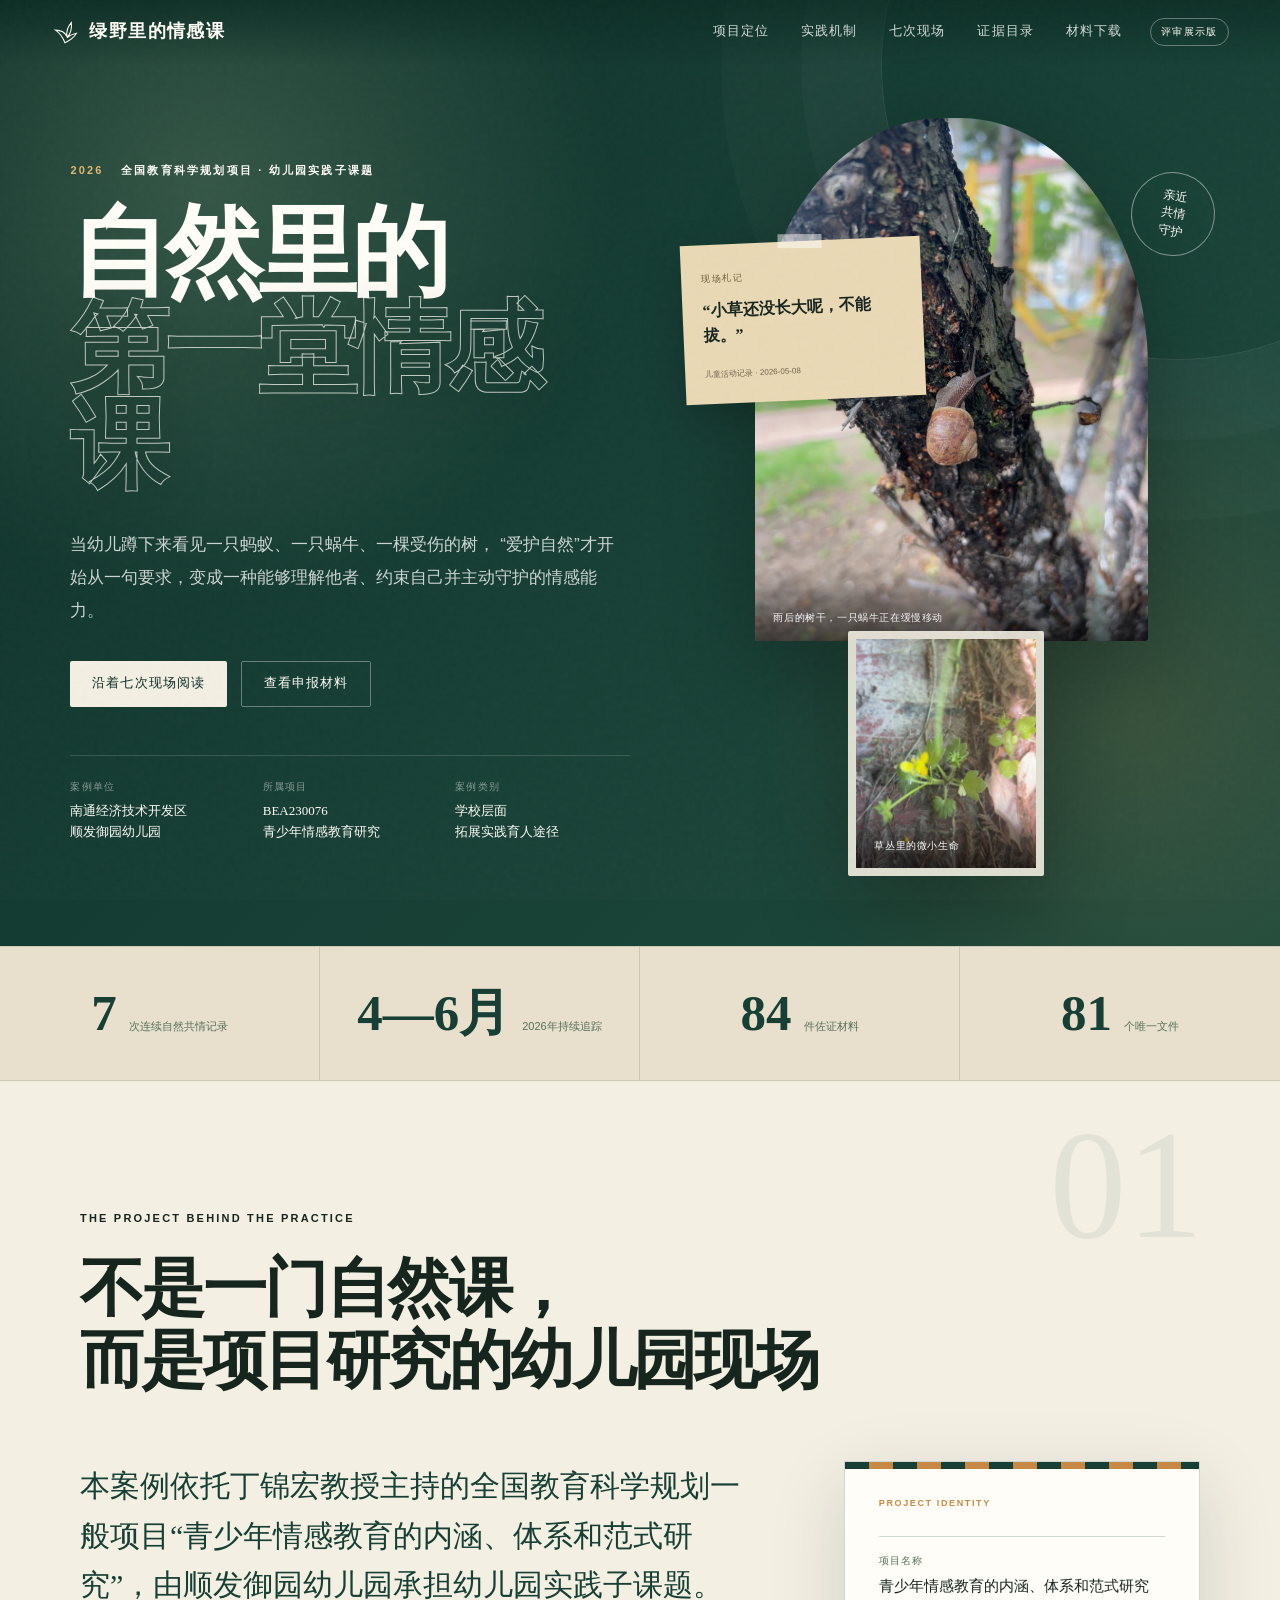
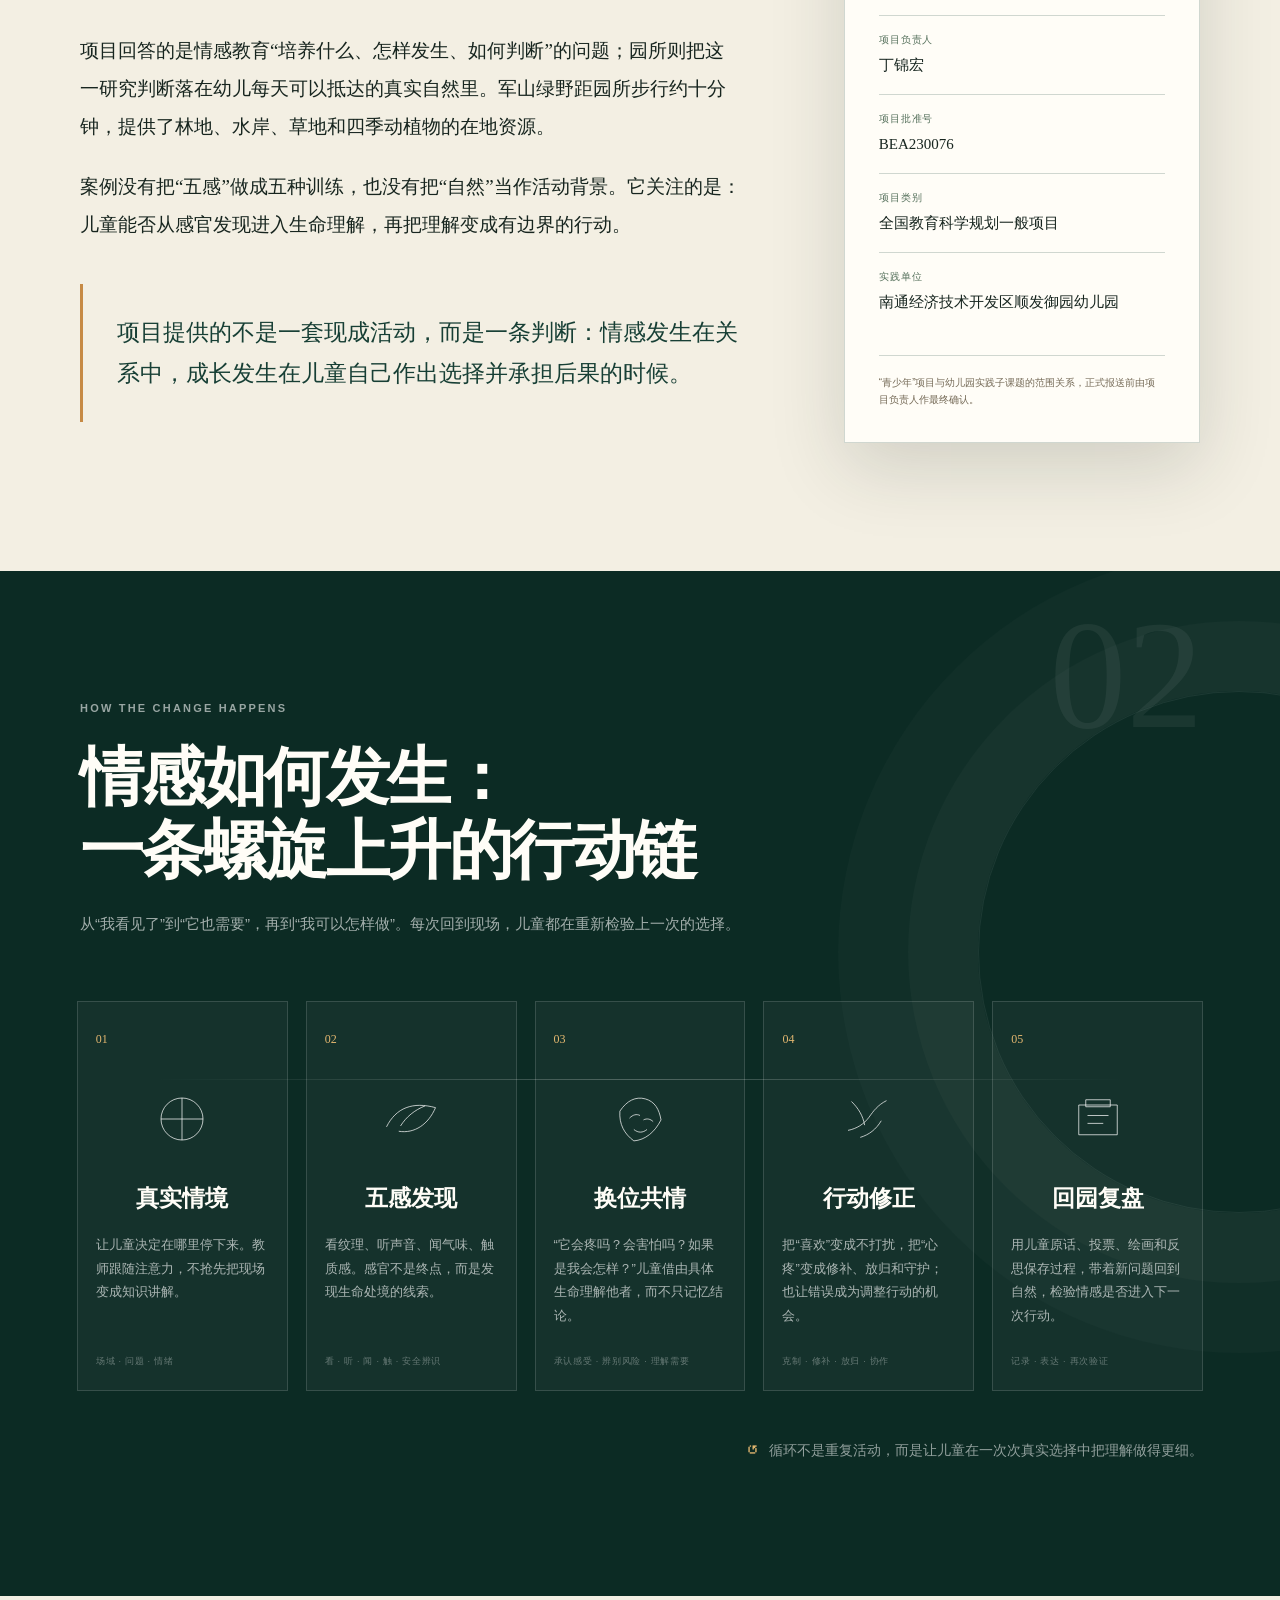
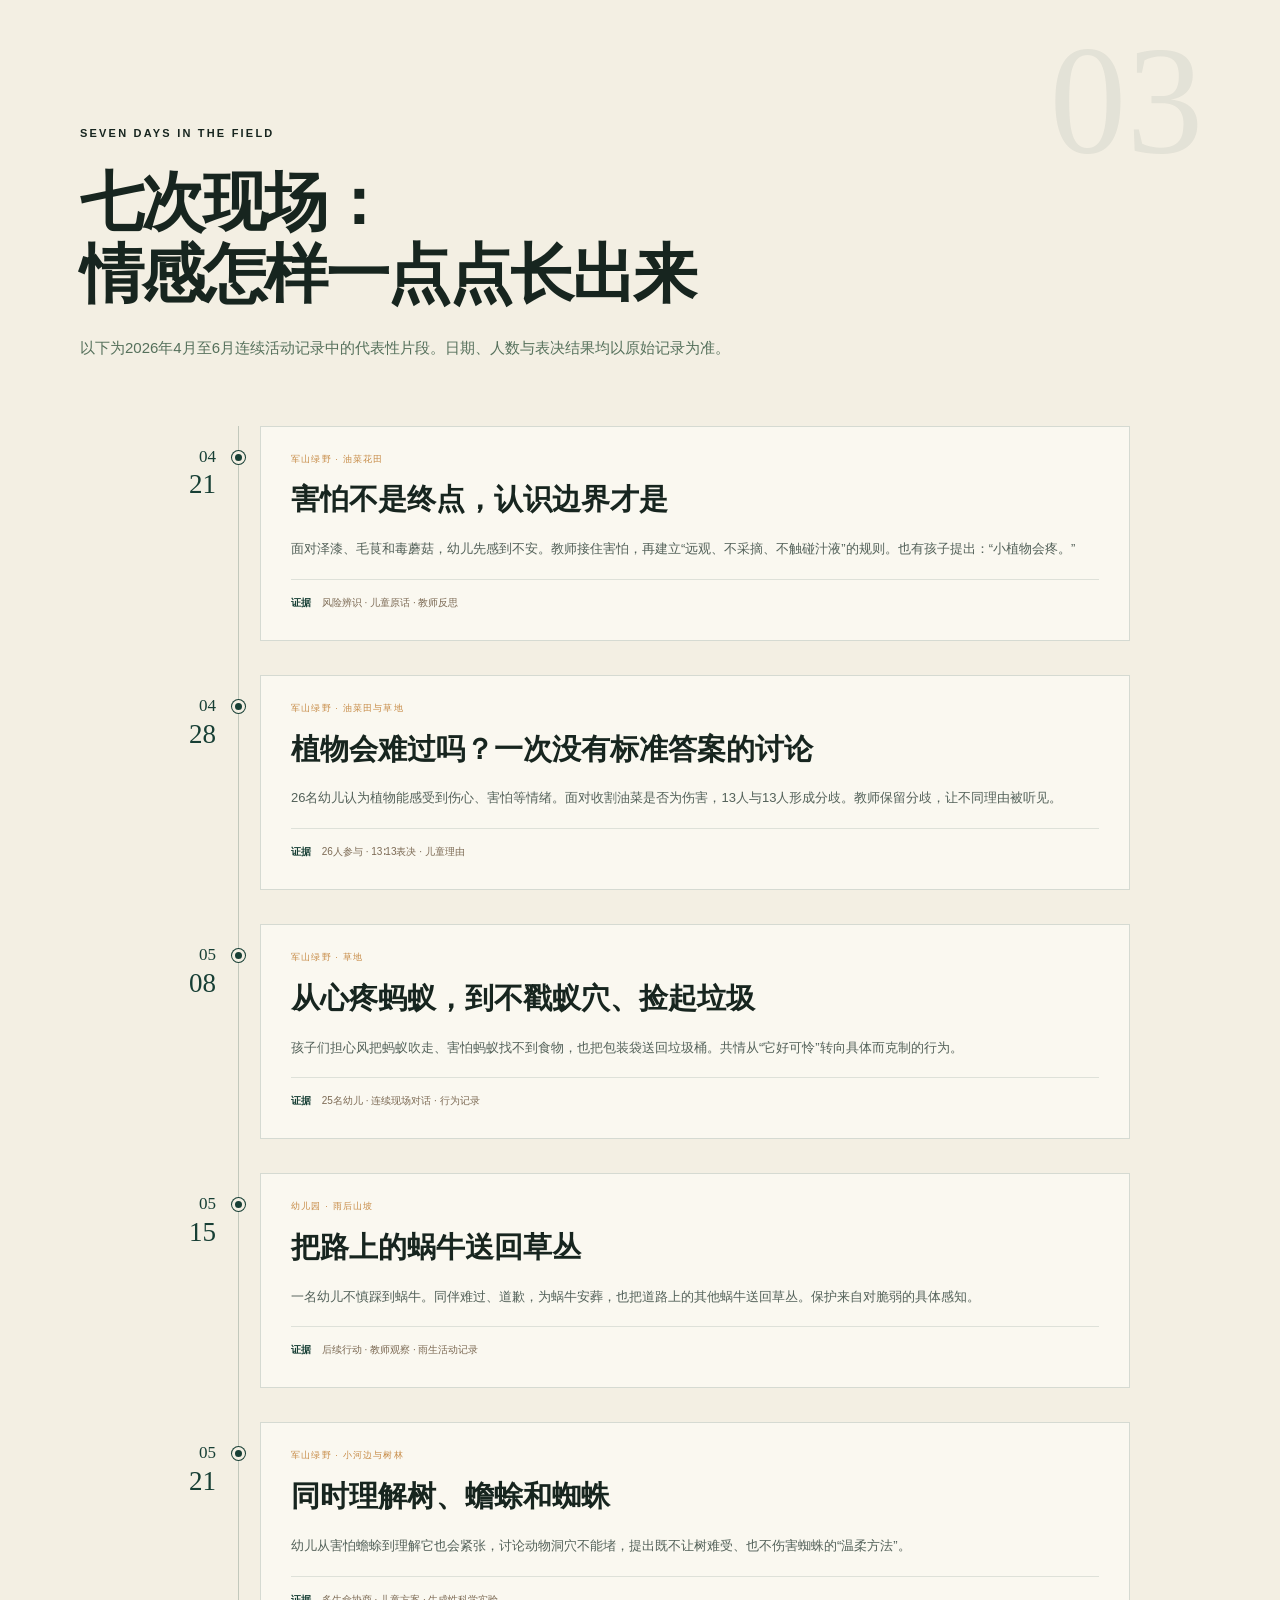
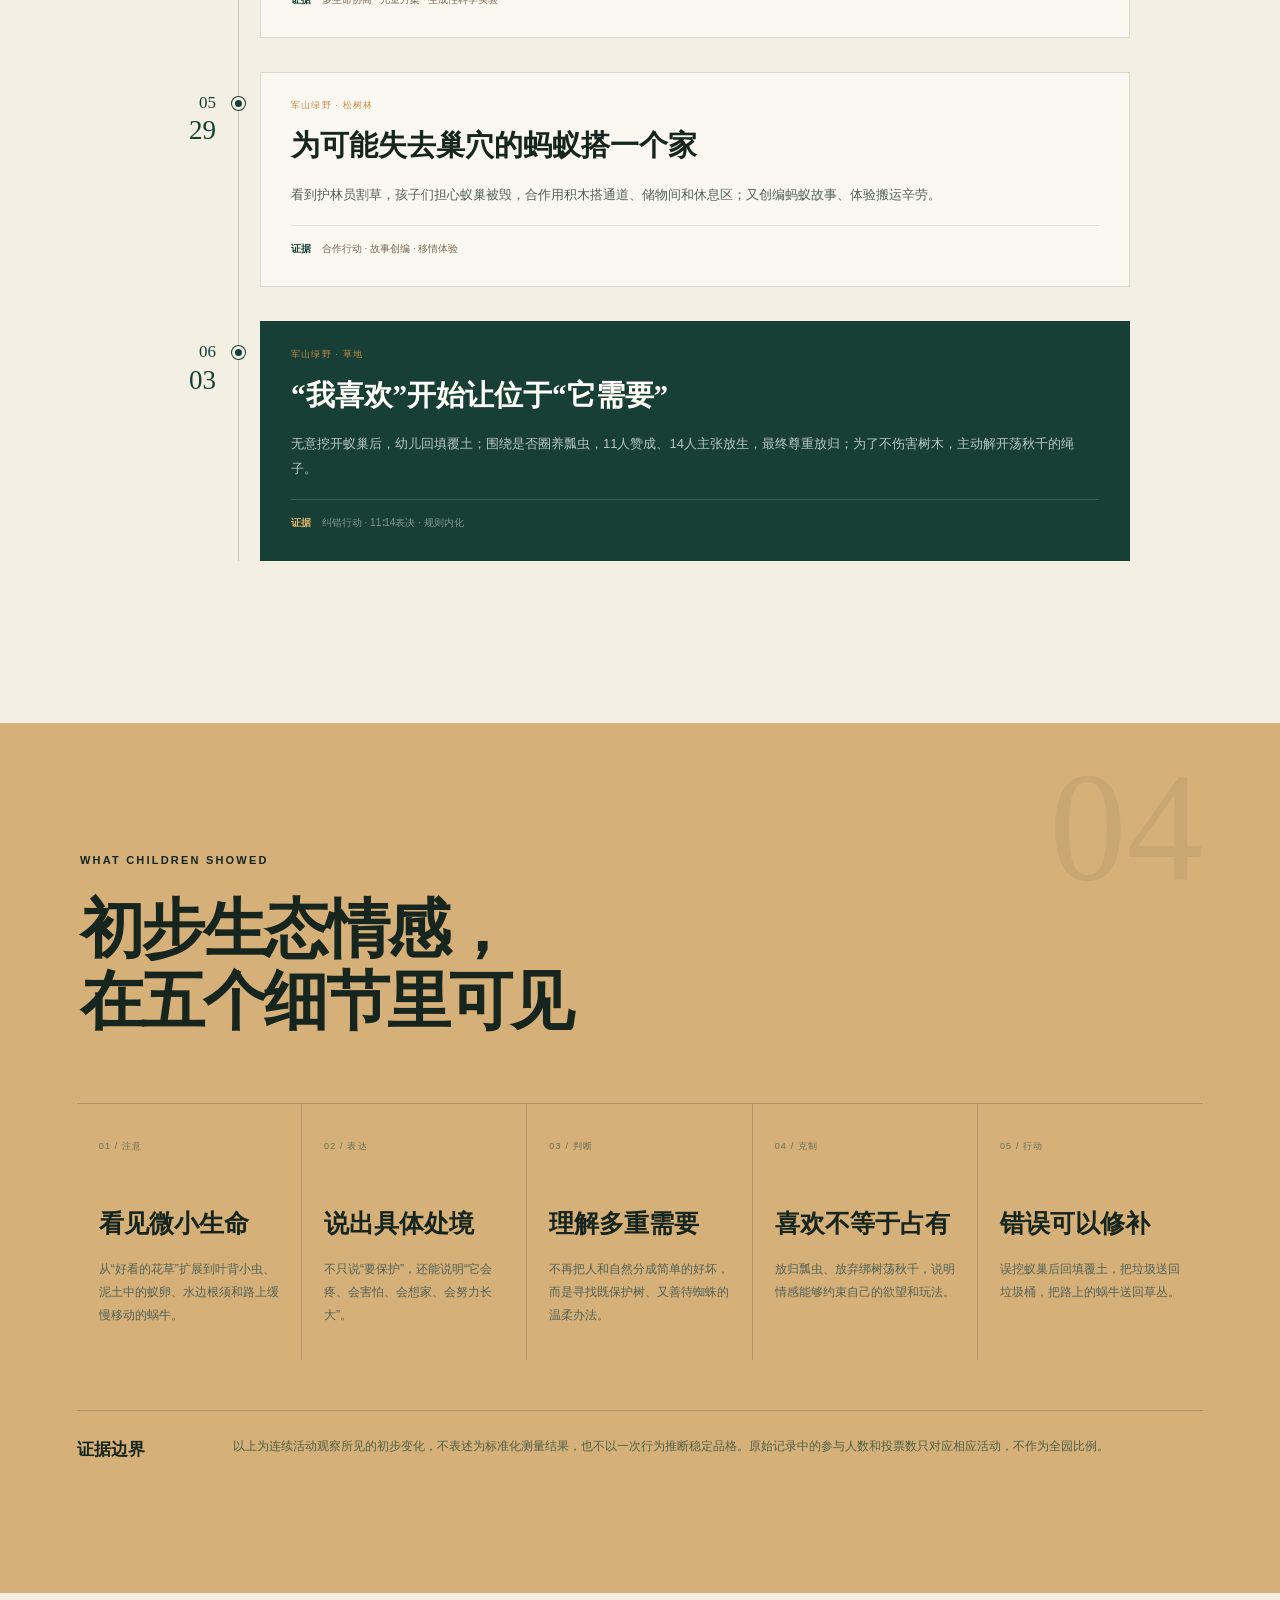
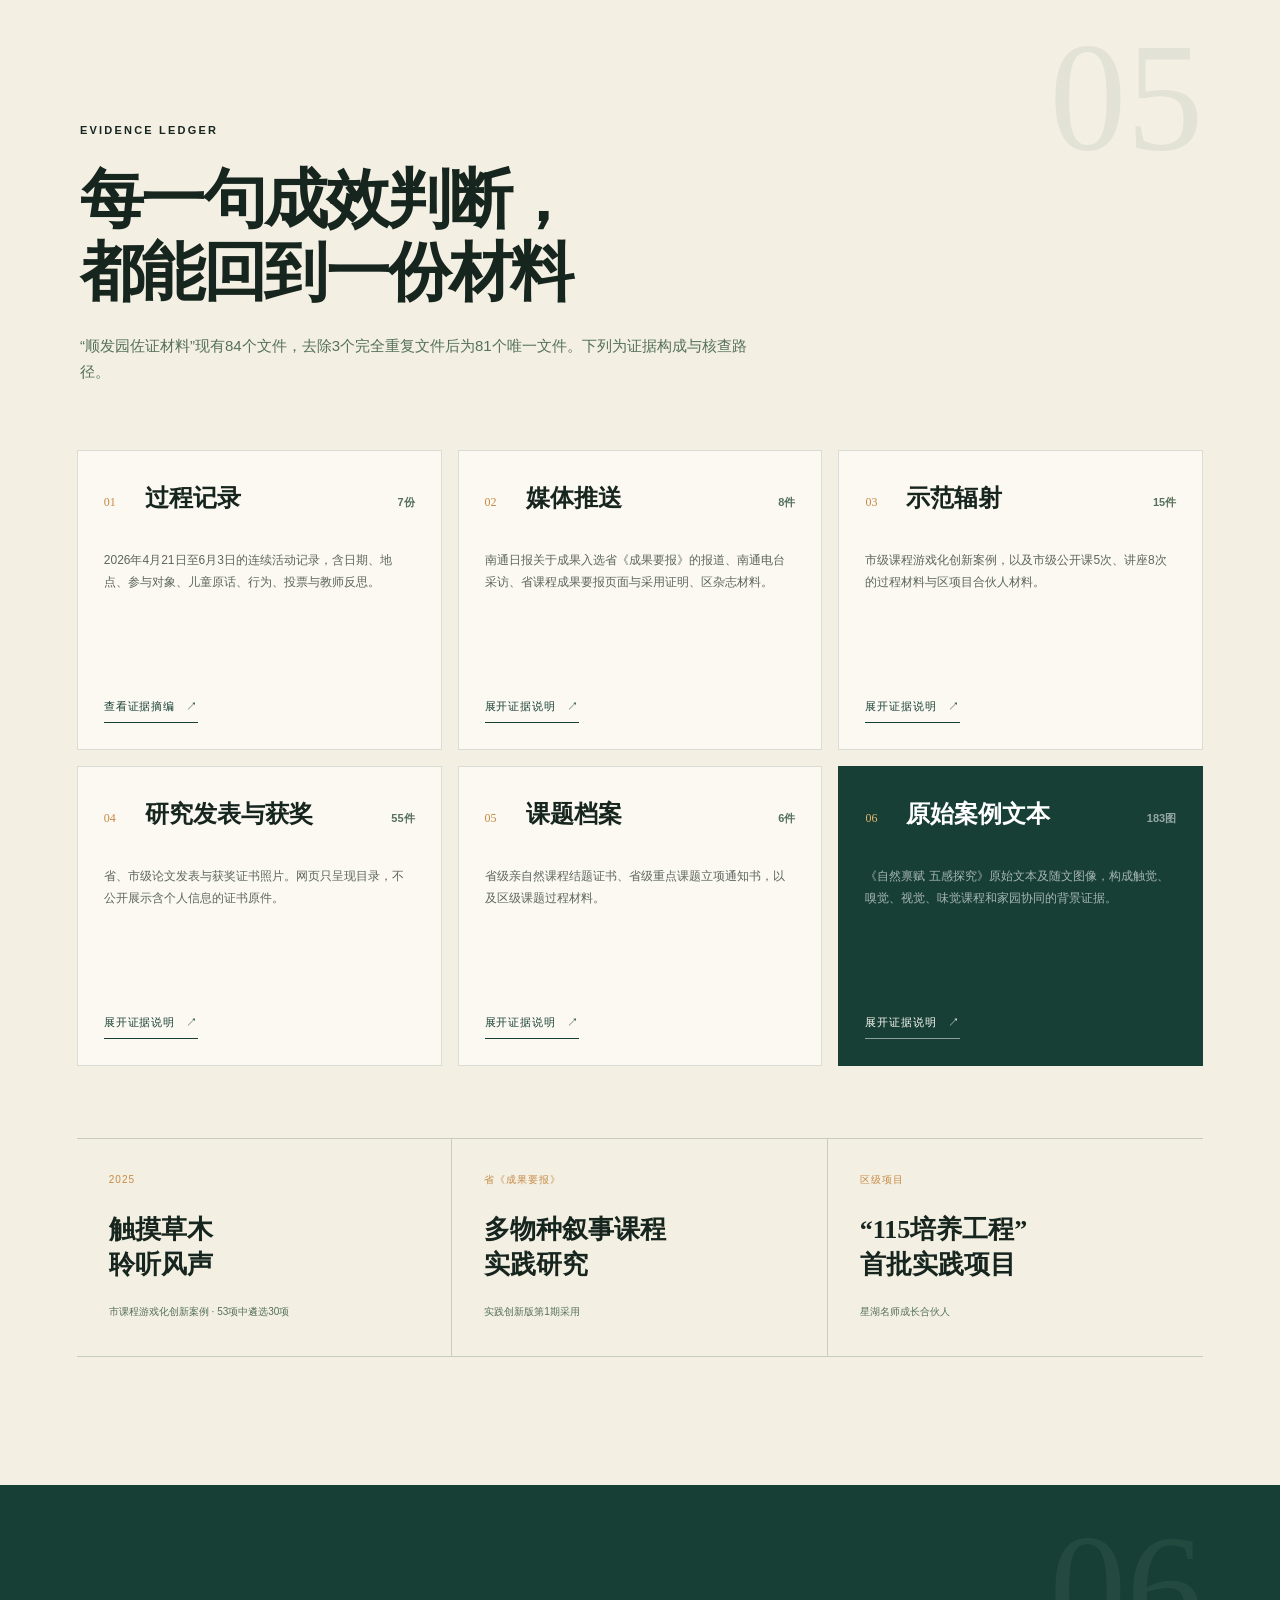
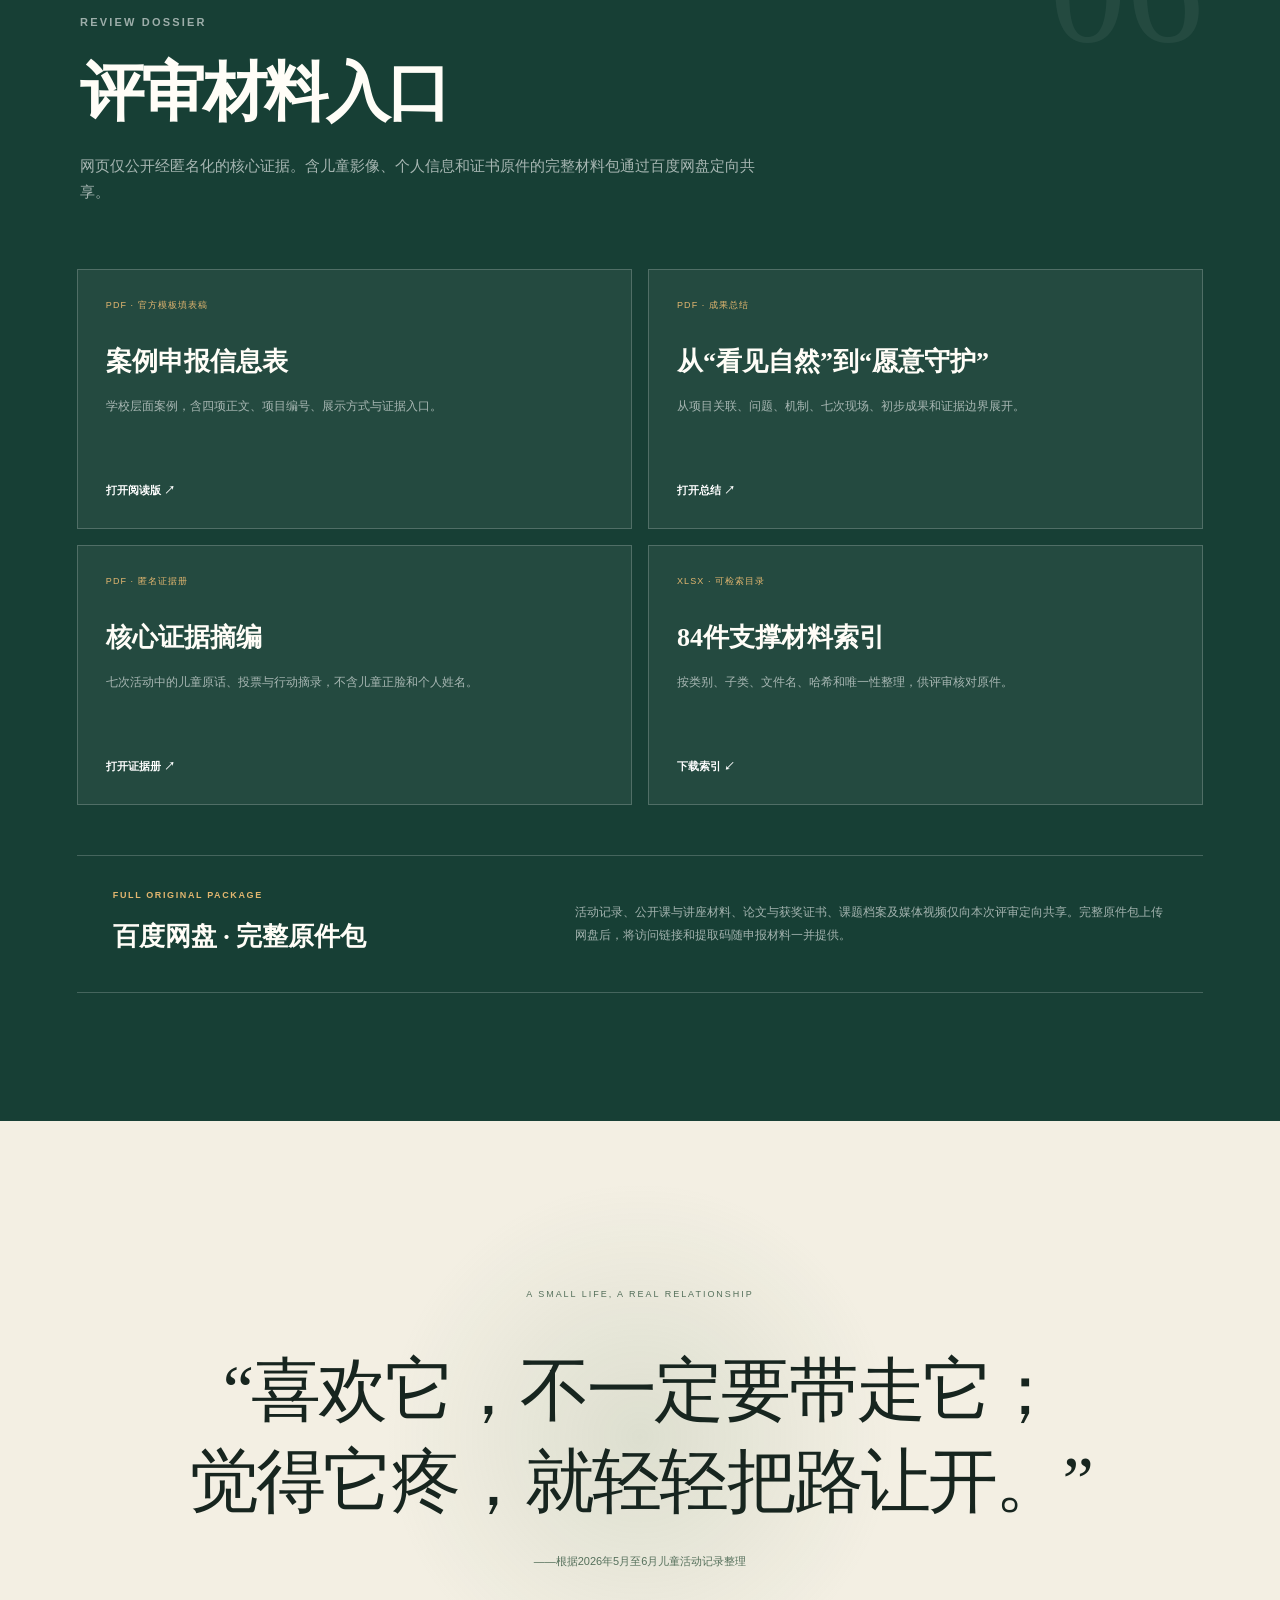
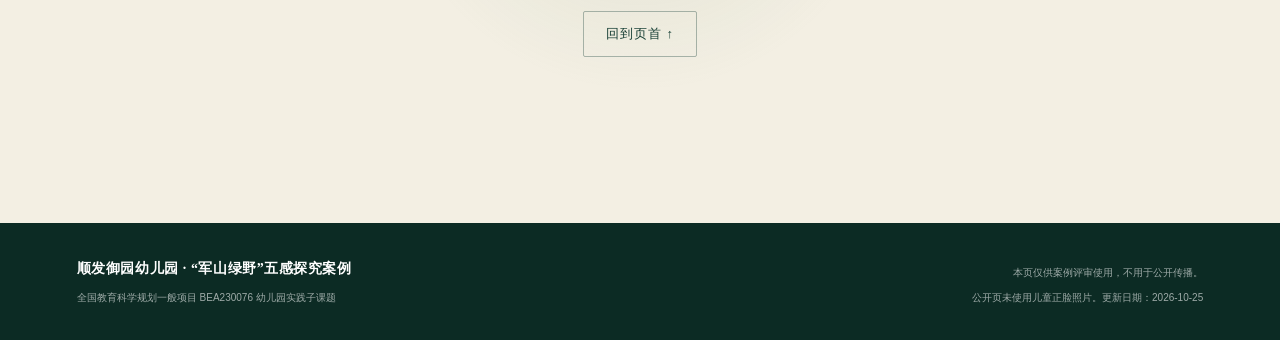
<file: index.html>
<!doctype html>
<html lang="zh-CN">
<head>
  <meta charset="utf-8">
  <meta name="viewport" content="width=device-width, initial-scale=1">
  <meta name="robots" content="noindex,nofollow">
  <meta name="description" content="全国教育科学规划项目幼儿园实践子课题：顺发御园幼儿园“军山绿野”五感探究与幼儿生态情感启蒙案例。">
  <meta name="theme-color" content="#173f35">
  <title>自然里的第一堂情感课｜顺发御园幼儿园案例证据页</title>
  <link rel="icon" href="assets/favicon.svg" type="image/svg+xml">
  <link rel="stylesheet" href="styles.css">
</head>
<body>
  <a class="skip-link" href="#main">跳到主要内容</a>
  <div class="grain" aria-hidden="true"></div>

  <header class="site-header" id="top">
    <a class="brand" href="#top" aria-label="返回首页">
      <span class="brand-mark" aria-hidden="true">
        <svg viewBox="0 0 44 44" role="img">
          <path d="M22 39C18 29 13 23 7 19c9 0 15 3 18 10-1-8 1-15 7-22 1 10-1 18-7 24 5-4 10-6 15-7-4 7-10 11-18 15Z"/>
        </svg>
      </span>
      <span>绿野里的情感课</span>
    </a>
    <button class="nav-toggle" type="button" aria-expanded="false" aria-controls="site-nav">
      <span></span><span></span><span></span>
      <span class="sr-only">展开导航</span>
    </button>
    <nav id="site-nav" class="site-nav" aria-label="页面导航">
      <a href="#about">项目定位</a>
      <a href="#mechanism">实践机制</a>
      <a href="#timeline">七次现场</a>
      <a href="#evidence">证据目录</a>
      <a href="#documents">材料下载</a>
    </nav>
    <div class="review-tag">评审展示版</div>
  </header>

  <main id="main">
    <section class="hero" aria-labelledby="hero-title">
      <div class="hero-copy">
        <p class="eyebrow"><span>2026</span> 全国教育科学规划项目 · 幼儿园实践子课题</p>
        <h1 id="hero-title">
          <span>自然里的</span>
          <span class="hero-emphasis">第一堂情感课</span>
        </h1>
        <p class="hero-lede">
          当幼儿蹲下来看见一只蚂蚁、一只蜗牛、一棵受伤的树，
          “爱护自然”才开始从一句要求，变成一种能够理解他者、约束自己并主动守护的情感能力。
        </p>
        <div class="hero-actions">
          <a class="button button-primary" href="#timeline">沿着七次现场阅读</a>
          <a class="button button-quiet" href="#documents">查看申报材料</a>
        </div>
        <dl class="hero-meta">
          <div><dt>案例单位</dt><dd>南通经济技术开发区<br>顺发御园幼儿园</dd></div>
          <div><dt>所属项目</dt><dd>BEA230076<br>青少年情感教育研究</dd></div>
          <div><dt>案例类别</dt><dd>学校层面<br>拓展实践育人途径</dd></div>
        </dl>
      </div>

      <div class="hero-visual" aria-label="军山绿野自然现场照片">
        <figure class="hero-photo hero-photo-main">
          <img src="assets/images/03_雨后树上的蜗牛.jpg" alt="雨后停在树干上的蜗牛">
          <figcaption>雨后的树干，一只蜗牛正在缓慢移动</figcaption>
        </figure>
        <figure class="hero-photo hero-photo-small">
          <img src="assets/images/01_草地里的野花.jpg" alt="草地中一株开着黄色小花、带露水的植物">
          <figcaption>草丛里的微小生命</figcaption>
        </figure>
        <div class="specimen-note">
          <span>现场札记</span>
          <p>“小草还没长大呢，不能拔。”</p>
          <small>儿童活动记录 · 2026-05-08</small>
        </div>
        <div class="hero-seal" aria-hidden="true">亲近<br>共情<br>守护</div>
      </div>
    </section>

    <section class="fact-strip" aria-label="案例事实">
      <div><strong>7</strong><span>次连续自然共情记录</span></div>
      <div><strong>4—6月</strong><span>2026年持续追踪</span></div>
      <div><strong>84</strong><span>件佐证材料</span></div>
      <div><strong>81</strong><span>个唯一文件</span></div>
    </section>

    <section id="about" class="section section-paper">
      <div class="section-index">01</div>
      <div class="section-title">
        <p class="eyebrow">THE PROJECT BEHIND THE PRACTICE</p>
        <h2>不是一门自然课，<br>而是项目研究的幼儿园现场</h2>
      </div>
      <div class="about-grid">
        <div class="about-copy prose">
          <p class="lead">本案例依托丁锦宏教授主持的全国教育科学规划一般项目“青少年情感教育的内涵、体系和范式研究”，由顺发御园幼儿园承担幼儿园实践子课题。</p>
          <p>项目回答的是情感教育“培养什么、怎样发生、如何判断”的问题；园所则把这一研究判断落在幼儿每天可以抵达的真实自然里。军山绿野距园所步行约十分钟，提供了林地、水岸、草地和四季动植物的在地资源。</p>
          <p>案例没有把“五感”做成五种训练，也没有把“自然”当作活动背景。它关注的是：儿童能否从感官发现进入生命理解，再把理解变成有边界的行动。</p>
          <blockquote>
            <p>项目提供的不是一套现成活动，而是一条判断：情感发生在关系中，成长发生在儿童自己作出选择并承担后果的时候。</p>
          </blockquote>
        </div>
        <aside class="project-card" aria-label="项目信息">
          <p class="card-kicker">PROJECT IDENTITY</p>
          <dl>
            <div><dt>项目名称</dt><dd>青少年情感教育的内涵、体系和范式研究</dd></div>
            <div><dt>项目负责人</dt><dd>丁锦宏</dd></div>
            <div><dt>项目批准号</dt><dd>BEA230076</dd></div>
            <div><dt>项目类别</dt><dd>全国教育科学规划一般项目</dd></div>
            <div><dt>实践单位</dt><dd>南通经济技术开发区顺发御园幼儿园</dd></div>
          </dl>
          <p class="card-note">“青少年”项目与幼儿园实践子课题的范围关系，正式报送前由项目负责人作最终确认。</p>
        </aside>
      </div>
    </section>

    <section class="section section-deep" id="mechanism">
      <div class="section-index">02</div>
      <div class="section-title light">
        <p class="eyebrow">HOW THE CHANGE HAPPENS</p>
        <h2>情感如何发生：<br>一条螺旋上升的行动链</h2>
        <p class="section-intro">从“我看见了”到“它也需要”，再到“我可以怎样做”。每次回到现场，儿童都在重新检验上一次的选择。</p>
      </div>

      <ol class="mechanism-track">
        <li class="mechanism-step reveal">
          <span class="step-number">01</span>
          <div class="step-symbol" aria-hidden="true">
            <svg viewBox="0 0 80 80"><circle cx="40" cy="40" r="24"/><path d="M40 16v48M16 40h48"/></svg>
          </div>
          <h3>真实情境</h3>
          <p>让儿童决定在哪里停下来。教师跟随注意力，不抢先把现场变成知识讲解。</p>
          <small>场域 · 问题 · 情绪</small>
        </li>
        <li class="mechanism-step reveal">
          <span class="step-number">02</span>
          <div class="step-symbol" aria-hidden="true">
            <svg viewBox="0 0 80 80"><path d="M12 49c11-22 30-29 56-22-8 19-24 30-42 27M28 48c7-11 16-18 28-23"/></svg>
          </div>
          <h3>五感发现</h3>
          <p>看纹理、听声音、闻气味、触质感。感官不是终点，而是发现生命处境的线索。</p>
          <small>看 · 听 · 闻 · 触 · 安全辨识</small>
        </li>
        <li class="mechanism-step reveal">
          <span class="step-number">03</span>
          <div class="step-symbol" aria-hidden="true">
            <svg viewBox="0 0 80 80"><path d="M17 31c8-12 18-17 29-14 11 3 16 12 18 24-7 14-18 23-31 24-11-8-17-19-16-34Z"/><path d="M28 39c4-4 8-5 12-3M44 41c4-2 8-1 11 2M33 52c5 4 10 4 15 0"/></svg>
          </div>
          <h3>换位共情</h3>
          <p>“它会疼吗？会害怕吗？如果是我会怎样？”儿童借由具体生命理解他者，而不只记忆结论。</p>
          <small>承认感受 · 辨别风险 · 理解需要</small>
        </li>
        <li class="mechanism-step reveal">
          <span class="step-number">04</span>
          <div class="step-symbol" aria-hidden="true">
            <svg viewBox="0 0 80 80"><path d="M16 53c10-2 18-7 24-15 5-7 10-14 20-19M20 20c8 8 13 16 15 27M30 61c10-3 18-9 24-19"/></svg>
          </div>
          <h3>行动修正</h3>
          <p>把“喜欢”变成不打扰，把“心疼”变成修补、放归和守护；也让错误成为调整行动的机会。</p>
          <small>克制 · 修补 · 放归 · 协作</small>
        </li>
        <li class="mechanism-step reveal">
          <span class="step-number">05</span>
          <div class="step-symbol" aria-hidden="true">
            <svg viewBox="0 0 80 80"><path d="M18 24h44v34H18zM26 18h28v8H26zM28 36h24M28 45h18"/></svg>
          </div>
          <h3>回园复盘</h3>
          <p>用儿童原话、投票、绘画和反思保存过程，带着新问题回到自然，检验情感是否进入下一次行动。</p>
          <small>记录 · 表达 · 再次验证</small>
        </li>
      </ol>
      <p class="mechanism-loop"><span>↺</span> 循环不是重复活动，而是让儿童在一次次真实选择中把理解做得更细。</p>
    </section>

    <section class="section section-paper" id="timeline">
      <div class="section-index">03</div>
      <div class="section-title">
        <p class="eyebrow">SEVEN DAYS IN THE FIELD</p>
        <h2>七次现场：<br>情感怎样一点点长出来</h2>
        <p class="section-intro">以下为2026年4月至6月连续活动记录中的代表性片段。日期、人数与表决结果均以原始记录为准。</p>
      </div>

      <div class="timeline" role="list">
        <article class="timeline-item reveal" role="listitem">
          <div class="timeline-date"><span>04</span><small>21</small></div>
          <div class="timeline-marker"></div>
          <div class="timeline-card">
            <p class="timeline-place">军山绿野 · 油菜花田</p>
            <h3>害怕不是终点，认识边界才是</h3>
            <p>面对泽漆、毛茛和毒蘑菇，幼儿先感到不安。教师接住害怕，再建立“远观、不采摘、不触碰汁液”的规则。也有孩子提出：“小植物会疼。”</p>
            <p class="evidence-line"><b>证据</b> 风险辨识 · 儿童原话 · 教师反思</p>
          </div>
        </article>

        <article class="timeline-item reveal" role="listitem">
          <div class="timeline-date"><span>04</span><small>28</small></div>
          <div class="timeline-marker"></div>
          <div class="timeline-card">
            <p class="timeline-place">军山绿野 · 油菜田与草地</p>
            <h3>植物会难过吗？一次没有标准答案的讨论</h3>
            <p>26名幼儿认为植物能感受到伤心、害怕等情绪。面对收割油菜是否为伤害，13人与13人形成分歧。教师保留分歧，让不同理由被听见。</p>
            <p class="evidence-line"><b>证据</b> 26人参与 · 13∶13表决 · 儿童理由</p>
          </div>
        </article>

        <article class="timeline-item reveal" role="listitem">
          <div class="timeline-date"><span>05</span><small>08</small></div>
          <div class="timeline-marker"></div>
          <div class="timeline-card">
            <p class="timeline-place">军山绿野 · 草地</p>
            <h3>从心疼蚂蚁，到不戳蚁穴、捡起垃圾</h3>
            <p>孩子们担心风把蚂蚁吹走、害怕蚂蚁找不到食物，也把包装袋送回垃圾桶。共情从“它好可怜”转向具体而克制的行为。</p>
            <p class="evidence-line"><b>证据</b> 25名幼儿 · 连续现场对话 · 行为记录</p>
          </div>
        </article>

        <article class="timeline-item reveal" role="listitem">
          <div class="timeline-date"><span>05</span><small>15</small></div>
          <div class="timeline-marker"></div>
          <div class="timeline-card">
            <p class="timeline-place">幼儿园 · 雨后山坡</p>
            <h3>把路上的蜗牛送回草丛</h3>
            <p>一名幼儿不慎踩到蜗牛。同伴难过、道歉，为蜗牛安葬，也把道路上的其他蜗牛送回草丛。保护来自对脆弱的具体感知。</p>
            <p class="evidence-line"><b>证据</b> 后续行动 · 教师观察 · 雨生活动记录</p>
          </div>
        </article>

        <article class="timeline-item reveal" role="listitem">
          <div class="timeline-date"><span>05</span><small>21</small></div>
          <div class="timeline-marker"></div>
          <div class="timeline-card">
            <p class="timeline-place">军山绿野 · 小河边与树林</p>
            <h3>同时理解树、蟾蜍和蜘蛛</h3>
            <p>幼儿从害怕蟾蜍到理解它也会紧张，讨论动物洞穴不能堵，提出既不让树难受、也不伤害蜘蛛的“温柔方法”。</p>
            <p class="evidence-line"><b>证据</b> 多生命协商 · 儿童方案 · 生成性科学实验</p>
          </div>
        </article>

        <article class="timeline-item reveal" role="listitem">
          <div class="timeline-date"><span>05</span><small>29</small></div>
          <div class="timeline-marker"></div>
          <div class="timeline-card">
            <p class="timeline-place">军山绿野 · 松树林</p>
            <h3>为可能失去巢穴的蚂蚁搭一个家</h3>
            <p>看到护林员割草，孩子们担心蚁巢被毁，合作用积木搭通道、储物间和休息区；又创编蚂蚁故事、体验搬运辛劳。</p>
            <p class="evidence-line"><b>证据</b> 合作行动 · 故事创编 · 移情体验</p>
          </div>
        </article>

        <article class="timeline-item reveal" role="listitem">
          <div class="timeline-date"><span>06</span><small>03</small></div>
          <div class="timeline-marker"></div>
          <div class="timeline-card timeline-card-final">
            <p class="timeline-place">军山绿野 · 草地</p>
            <h3>“我喜欢”开始让位于“它需要”</h3>
            <p>无意挖开蚁巢后，幼儿回填覆土；围绕是否圈养瓢虫，11人赞成、14人主张放生，最终尊重放归；为了不伤害树木，主动解开荡秋千的绳子。</p>
            <p class="evidence-line"><b>证据</b> 纠错行动 · 11∶14表决 · 规则内化</p>
          </div>
        </article>
      </div>
    </section>

    <section class="section section-ochre" id="outcomes">
      <div class="section-index">04</div>
      <div class="section-title">
        <p class="eyebrow">WHAT CHILDREN SHOWED</p>
        <h2>初步生态情感，<br>在五个细节里可见</h2>
      </div>
      <div class="outcome-grid">
        <article class="outcome-card reveal">
          <span>01 / 注意</span>
          <h3>看见微小生命</h3>
          <p>从“好看的花草”扩展到叶背小虫、泥土中的蚁卵、水边根须和路上缓慢移动的蜗牛。</p>
        </article>
        <article class="outcome-card reveal">
          <span>02 / 表达</span>
          <h3>说出具体处境</h3>
          <p>不只说“要保护”，还能说明“它会疼、会害怕、会想家、会努力长大”。</p>
        </article>
        <article class="outcome-card reveal">
          <span>03 / 判断</span>
          <h3>理解多重需要</h3>
          <p>不再把人和自然分成简单的好坏，而是寻找既保护树、又善待蜘蛛的温柔办法。</p>
        </article>
        <article class="outcome-card reveal">
          <span>04 / 克制</span>
          <h3>喜欢不等于占有</h3>
          <p>放归瓢虫、放弃绑树荡秋千，说明情感能够约束自己的欲望和玩法。</p>
        </article>
        <article class="outcome-card reveal">
          <span>05 / 行动</span>
          <h3>错误可以修补</h3>
          <p>误挖蚁巢后回填覆土，把垃圾送回垃圾桶，把路上的蜗牛送回草丛。</p>
        </article>
      </div>
      <div class="evidence-caution">
        <strong>证据边界</strong>
        <p>以上为连续活动观察所见的初步变化，不表述为标准化测量结果，也不以一次行为推断稳定品格。原始记录中的参与人数和投票数只对应相应活动，不作为全园比例。</p>
      </div>
    </section>

    <section class="section section-paper" id="evidence">
      <div class="section-index">05</div>
      <div class="section-title">
        <p class="eyebrow">EVIDENCE LEDGER</p>
        <h2>每一句成效判断，<br>都能回到一份材料</h2>
        <p class="section-intro">“顺发园佐证材料”现有84个文件，去除3个完全重复文件后为81个唯一文件。下列为证据构成与核查路径。</p>
      </div>

      <div class="evidence-dashboard">
        <article class="evidence-block reveal">
          <div class="block-head"><span>01</span><h3>过程记录</h3><b>7份</b></div>
          <p>2026年4月21日至6月3日的连续活动记录，含日期、地点、参与对象、儿童原话、行为、投票与教师反思。</p>
          <button class="text-link evidence-filter" data-filter="process">查看证据摘编 <span>↗</span></button>
        </article>
        <article class="evidence-block reveal">
          <div class="block-head"><span>02</span><h3>媒体推送</h3><b>8件</b></div>
          <p>南通日报关于成果入选省《成果要报》的报道、南通电台采访、省课程成果要报页面与采用证明、区杂志材料。</p>
          <button class="text-link evidence-filter" data-filter="media">展开证据说明 <span>↗</span></button>
        </article>
        <article class="evidence-block reveal">
          <div class="block-head"><span>03</span><h3>示范辐射</h3><b>15件</b></div>
          <p>市级课程游戏化创新案例，以及市级公开课5次、讲座8次的过程材料与区项目合伙人材料。</p>
          <button class="text-link evidence-filter" data-filter="outreach">展开证据说明 <span>↗</span></button>
        </article>
        <article class="evidence-block reveal">
          <div class="block-head"><span>04</span><h3>研究发表与获奖</h3><b>55件</b></div>
          <p>省、市级论文发表与获奖证书照片。网页只呈现目录，不公开展示含个人信息的证书原件。</p>
          <button class="text-link evidence-filter" data-filter="research">展开证据说明 <span>↗</span></button>
        </article>
        <article class="evidence-block reveal">
          <div class="block-head"><span>05</span><h3>课题档案</h3><b>6件</b></div>
          <p>省级亲自然课程结题证书、省级重点课题立项通知书，以及区级课题过程材料。</p>
          <button class="text-link evidence-filter" data-filter="project">展开证据说明 <span>↗</span></button>
        </article>
        <article class="evidence-block evidence-block-dark reveal">
          <div class="block-head"><span>06</span><h3>原始案例文本</h3><b>183图</b></div>
          <p>《自然禀赋 五感探究》原始文本及随文图像，构成触觉、嗅觉、视觉、味觉课程和家园协同的背景证据。</p>
          <button class="text-link evidence-filter" data-filter="source">展开证据说明 <span>↗</span></button>
        </article>
      </div>

      <div id="evidence-drawer" class="evidence-drawer" aria-live="polite" hidden>
        <button class="drawer-close" type="button" aria-label="关闭证据说明">×</button>
        <p class="card-kicker" id="drawer-kicker">EVIDENCE NOTE</p>
        <h3 id="drawer-title"></h3>
        <div id="drawer-body"></div>
      </div>

      <div class="recognition-row">
        <article>
          <p>2025</p>
          <h3>触摸草木<br>聆听风声</h3>
          <span>市课程游戏化创新案例 · 53项中遴选30项</span>
        </article>
        <article>
          <p>省《成果要报》</p>
          <h3>多物种叙事课程<br>实践研究</h3>
          <span>实践创新版第1期采用</span>
        </article>
        <article>
          <p>区级项目</p>
          <h3>“115培养工程”<br>首批实践项目</h3>
          <span>星湖名师成长合伙人</span>
        </article>
      </div>
    </section>

    <section class="section section-green" id="documents">
      <div class="section-index">06</div>
      <div class="section-title light">
        <p class="eyebrow">REVIEW DOSSIER</p>
        <h2>评审材料入口</h2>
        <p class="section-intro">网页仅公开经匿名化的核心证据。含儿童影像、个人信息和证书原件的完整材料包通过百度网盘定向共享。</p>
      </div>
      <div class="document-grid">
        <a class="document-card" href="assets/docs/附件1_案例申报信息表_阅读版.pdf" target="_blank" rel="noopener">
          <span>PDF · 官方模板填表稿</span>
          <h3>案例申报信息表</h3>
          <p>学校层面案例，含四项正文、项目编号、展示方式与证据入口。</p>
          <b>打开阅读版 ↗</b>
        </a>
        <a class="document-card" href="assets/docs/顺发御园幼儿园_生态情感启蒙成果总结.pdf" target="_blank" rel="noopener">
          <span>PDF · 成果总结</span>
          <h3>从“看见自然”到“愿意守护”</h3>
          <p>从项目关联、问题、机制、七次现场、初步成果和证据边界展开。</p>
          <b>打开总结 ↗</b>
        </a>
        <a class="document-card" href="assets/docs/核心证据摘编_匿名版.pdf" target="_blank" rel="noopener">
          <span>PDF · 匿名证据册</span>
          <h3>核心证据摘编</h3>
          <p>七次活动中的儿童原话、投票与行动摘录，不含儿童正脸和个人姓名。</p>
          <b>打开证据册 ↗</b>
        </a>
        <a class="document-card" href="assets/docs/支撑材料索引.xlsx" download>
          <span>XLSX · 可检索目录</span>
          <h3>84件支撑材料索引</h3>
          <p>按类别、子类、文件名、哈希和唯一性整理，供评审核对原件。</p>
          <b>下载索引 ↙</b>
        </a>
      </div>
      <div class="netdisk-note">
        <div>
          <p class="card-kicker">FULL ORIGINAL PACKAGE</p>
          <h3>百度网盘 · 完整原件包</h3>
        </div>
        <p>活动记录、公开课与讲座材料、论文与获奖证书、课题档案及媒体视频仅向本次评审定向共享。完整原件包上传网盘后，将访问链接和提取码随申报材料一并提供。</p>
      </div>
    </section>

    <section class="closing">
      <p class="closing-kicker">A SMALL LIFE, A REAL RELATIONSHIP</p>
      <p class="closing-quote">“喜欢它，不一定要带走它；<br>觉得它疼，就轻轻把路让开。”</p>
      <p class="closing-source">——根据2026年5月至6月儿童活动记录整理</p>
      <a class="button button-outline" href="#top">回到页首 ↑</a>
    </section>
  </main>

  <footer class="site-footer">
    <div>
      <strong>顺发御园幼儿园 · “军山绿野”五感探究案例</strong>
      <p>全国教育科学规划一般项目 BEA230076 幼儿园实践子课题</p>
    </div>
    <div class="footer-note">
      <p>本页仅供案例评审使用，不用于公开传播。</p>
      <p>公开页未使用儿童正脸照片。更新日期：2026-10-25</p>
    </div>
  </footer>

  <script src="script.js"></script>
</body>
</html>
</file>
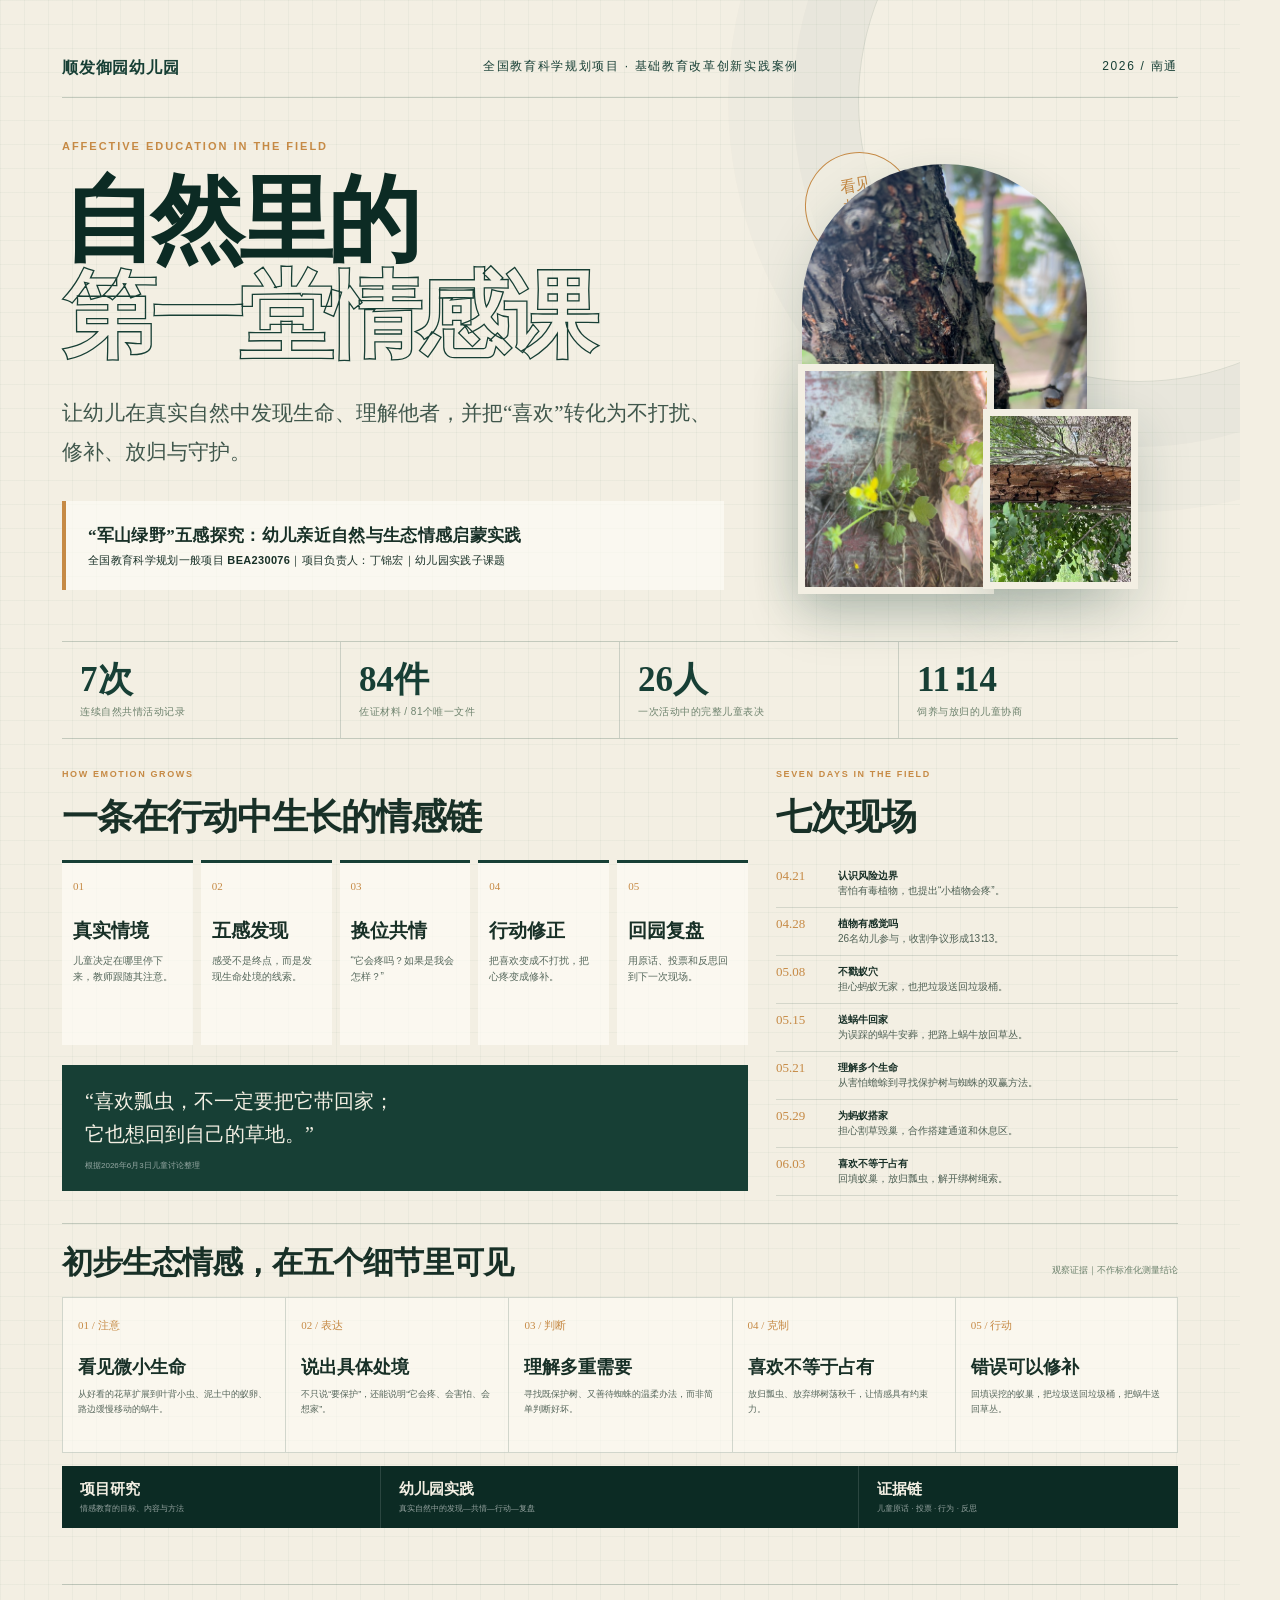
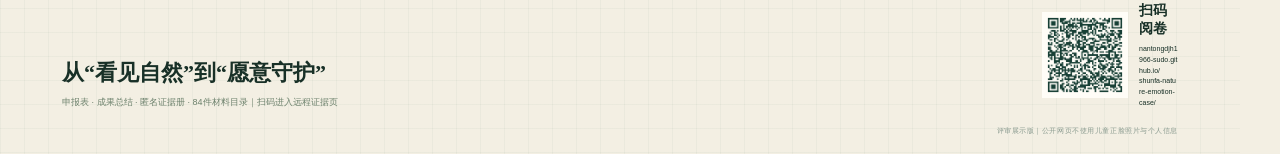
<file: poster.html>
<!doctype html>
<html lang="zh-CN">
<head>
  <meta charset="utf-8">
  <title>自然里的第一堂情感课｜案例宣传海报</title>
  <style>
    @page { size: A2 portrait; margin: 0; }
    * { box-sizing: border-box; }
    :root {
      --ink: #183027;
      --forest: #173f35;
      --deep: #0c2b24;
      --paper: #f3efe3;
      --ochre: #c68a45;
      --gold: #e1b56c;
      --moss: #6d826d;
      --serif: "Songti SC", "STSong", "Noto Serif CJK SC", serif;
      --sans: "PingFang SC", "Hiragino Sans GB", sans-serif;
    }
    html, body { margin: 0; padding: 0; background: var(--paper); color: var(--ink); font-family: var(--sans); }
    body { width: 1240px; height: 1754px; overflow: hidden; }
    .page { width: 100%; height: 100%; position: relative; padding: 58px 62px 54px; overflow: hidden; }
    .page::before {
      content: ""; position: absolute; inset: 0;
      background:
        linear-gradient(rgba(23,63,53,.035) 1px, transparent 1px),
        linear-gradient(90deg, rgba(23,63,53,.035) 1px, transparent 1px);
      background-size: 24px 24px;
    }
    .page::after {
      content: ""; position: absolute; right: -180px; top: -180px;
      width: 560px; height: 560px; border: 1px solid rgba(23,63,53,.12);
      border-radius: 50%; box-shadow: 0 0 0 65px rgba(23,63,53,.025), 0 0 0 130px rgba(23,63,53,.018);
    }
    .topline {
      position: relative; z-index: 2; display: flex; justify-content: space-between;
      padding-bottom: 18px; border-bottom: 1px solid rgba(23,63,53,.22);
      color: var(--forest); font-size: 12px; letter-spacing: .14em;
    }
    .topline b { font-family: var(--serif); font-size: 16px; letter-spacing: .05em; }
    .hero {
      position: relative; z-index: 2; display: grid; grid-template-columns: 1fr 420px;
      gap: 34px; margin-top: 42px;
    }
    .kicker { margin: 0 0 21px; color: var(--ochre); font-size: 11px; letter-spacing: .18em; font-weight: 700; }
    h1 {
      margin: 0; font-family: var(--serif); font-size: 94px; line-height: 1.02;
      letter-spacing: -.06em; color: var(--deep);
    }
    h1 span { display: block; }
    h1 .outline { color: transparent; -webkit-text-stroke: 1.3px var(--forest); }
    .lead {
      margin: 29px 0 0; max-width: 690px; font-family: var(--serif);
      font-size: 21px; line-height: 1.85; color: #40574c;
    }
    .project {
      margin-top: 30px; padding: 20px 22px; border-left: 4px solid var(--ochre);
      background: rgba(255,253,247,.64);
    }
    .project p { margin: 0; font-size: 11px; line-height: 1.75; letter-spacing: .03em; }
    .project strong { font-family: var(--serif); font-size: 17px; }
    .photo-stack { position: relative; height: 470px; }
    .photo {
      position: absolute; overflow: hidden; box-shadow: 0 20px 50px rgba(23,63,53,.2);
    }
    .photo img { width: 100%; height: 100%; object-fit: cover; }
    .photo-a { width: 285px; height: 415px; top: 8px; right: 51px; border-radius: 145px 145px 3px 3px; }
    .photo-b { width: 196px; height: 230px; left: 0; bottom: 0; border: 7px solid var(--paper); }
    .photo-c { width: 155px; height: 180px; right: 0; bottom: 5px; border: 7px solid var(--paper); }
    .stamp {
      position: absolute; left: 47px; top: 12px; width: 108px; height: 108px;
      border: 1px solid var(--ochre); border-radius: 50%; display: grid; place-items: center;
      color: var(--ochre); font-family: var(--serif); font-size: 16px; text-align: center;
      transform: rotate(-9deg); background: rgba(243,239,227,.7);
    }
    .facts {
      position: relative; z-index: 2; display: grid; grid-template-columns: repeat(4, 1fr);
      margin-top: 31px; border-top: 1px solid rgba(23,63,53,.22);
      border-bottom: 1px solid rgba(23,63,53,.22);
    }
    .fact { padding: 19px 18px; border-right: 1px solid rgba(23,63,53,.18); }
    .fact:last-child { border-right: 0; }
    .fact b { display: block; font-family: var(--serif); color: var(--forest); font-size: 35px; line-height: 1.1; }
    .fact span { display: block; margin-top: 5px; color: var(--moss); font-size: 10px; letter-spacing: .05em; }
    .lower {
      position: relative; z-index: 2; display: grid; grid-template-columns: 1.45fr .85fr;
      gap: 28px; margin-top: 30px;
    }
    .section-label {
      margin: 0 0 14px; color: var(--ochre); font-size: 9px; letter-spacing: .18em; font-weight: 700;
    }
    h2 { margin: 0 0 18px; font-family: var(--serif); font-size: 36px; letter-spacing: -.03em; }
    .mechanism {
      display: grid; grid-template-columns: repeat(5, 1fr); gap: 8px;
      list-style: none; margin: 0; padding: 0;
    }
    .mechanism li {
      min-height: 185px; padding: 13px 11px; background: rgba(255,253,247,.66);
      border-top: 3px solid var(--forest);
    }
    .mechanism span { color: var(--ochre); font-family: var(--serif); font-size: 11px; }
    .mechanism h3 { margin: 24px 0 9px; font-family: var(--serif); font-size: 19px; }
    .mechanism p { margin: 0; color: #55675b; font-size: 10px; line-height: 1.65; }
    .quote {
      margin-top: 20px; padding: 20px 23px; background: var(--forest); color: var(--paper);
    }
    .quote p { margin: 0; font-family: var(--serif); font-size: 20px; line-height: 1.65; }
    .quote small { display: block; margin-top: 9px; color: rgba(255,255,255,.55); font-size: 8px; }
    .timeline { margin: 0; padding: 0; list-style: none; }
    .timeline li {
      display: grid; grid-template-columns: 50px 1fr; gap: 12px;
      padding: 8px 0; border-bottom: 1px solid rgba(23,63,53,.14);
    }
    .timeline time { color: var(--ochre); font-family: var(--serif); font-size: 13px; }
    .timeline p { margin: 0; color: #4e6054; font-size: 10px; line-height: 1.55; }
    .timeline b { color: var(--ink); }
    .evidence {
      margin-top: 20px; padding: 18px; border: 1px solid rgba(23,63,53,.18);
      background: rgba(255,253,247,.68);
    }
    .evidence h3 { margin: 0 0 10px; font-family: var(--serif); font-size: 22px; }
    .evidence p { margin: 0; color: #5d6b61; font-size: 9px; line-height: 1.7; }
    .outcomes {
      position: relative; z-index: 2; margin-top: 27px;
      padding-top: 18px; border-top: 1px solid rgba(23,63,53,.22);
    }
    .outcome-head { display: flex; align-items: baseline; justify-content: space-between; margin-bottom: 13px; }
    .outcome-head h2 { margin: 0; font-size: 31px; }
    .outcome-head p { margin: 0; color: var(--moss); font-size: 9px; }
    .outcome-row { display: grid; grid-template-columns: repeat(5, 1fr); }
    .outcome-item {
      min-height: 156px; padding: 17px 15px; border: 1px solid rgba(23,63,53,.18);
      border-right: 0; background: rgba(255,253,247,.58);
    }
    .outcome-item:last-child { border-right: 1px solid rgba(23,63,53,.18); }
    .outcome-item span { color: var(--ochre); font-family: var(--serif); font-size: 11px; }
    .outcome-item h3 { margin: 23px 0 9px; font-family: var(--serif); font-size: 18px; line-height: 1.25; }
    .outcome-item p { margin: 0; color: #56665b; font-size: 9px; line-height: 1.65; }
    .evidence-ribbon {
      display: grid; grid-template-columns: 1fr 1.5fr 1fr; gap: 0;
      margin-top: 13px; color: var(--paper); background: var(--deep);
    }
    .evidence-ribbon div { padding: 14px 18px; border-right: 1px solid rgba(255,255,255,.13); }
    .evidence-ribbon div:last-child { border-right: 0; }
    .evidence-ribbon b { display: block; font-family: var(--serif); font-size: 15px; }
    .evidence-ribbon span { display: block; margin-top: 4px; color: rgba(255,255,255,.56); font-size: 8px; }
    .bottom {
      position: absolute; left: 62px; right: 62px; bottom: 45px; z-index: 3;
      display: grid; grid-template-columns: 1fr 136px; gap: 27px; align-items: end;
      padding-top: 17px; border-top: 1px solid rgba(23,63,53,.22);
    }
    .bottom h3 { margin: 0 0 7px; font-family: var(--serif); font-size: 22px; }
    .bottom p { margin: 0; color: var(--moss); font-size: 9px; line-height: 1.6; }
    .qr { display: grid; grid-template-columns: 86px 1fr; gap: 11px; align-items: center; }
    .qr img { width: 86px; height: 86px; }
    .qr b { display: block; font-family: var(--serif); font-size: 14px; }
    .qr small { display: block; margin-top: 6px; font-size: 7px; line-height: 1.55; word-break: break-all; }
    .footer-note {
      position: absolute; left: 62px; right: 62px; bottom: 18px; z-index: 2;
      color: rgba(23,63,53,.48); font-size: 7px; text-align: right; letter-spacing: .08em;
    }
  </style>
</head>
<body>
  <div class="page">
    <div class="topline">
      <b>顺发御园幼儿园</b>
      <span>全国教育科学规划项目 · 基础教育改革创新实践案例</span>
      <span>2026 / 南通</span>
    </div>

    <section class="hero">
      <div>
        <p class="kicker">AFFECTIVE EDUCATION IN THE FIELD</p>
        <h1><span>自然里的</span><span class="outline">第一堂情感课</span></h1>
        <p class="lead">让幼儿在真实自然中发现生命、理解他者，并把“喜欢”转化为不打扰、修补、放归与守护。</p>
        <div class="project">
          <p><strong>“军山绿野”五感探究：幼儿亲近自然与生态情感启蒙实践</strong><br>
          全国教育科学规划一般项目 <b>BEA230076</b>｜项目负责人：丁锦宏｜幼儿园实践子课题</p>
        </div>
      </div>
      <div class="photo-stack" aria-label="自然现场照片">
        <div class="stamp">看见<br>共情<br>守护</div>
        <figure class="photo photo-a"><img src="assets/images/03_雨后树上的蜗牛.jpg" alt="雨后树干上的蜗牛"></figure>
        <figure class="photo photo-b"><img src="assets/images/01_草地里的野花.jpg" alt="草地里的野花"></figure>
        <figure class="photo photo-c"><img src="assets/images/04_开裂的树干.jpg" alt="开裂的树干"></figure>
      </div>
    </section>

    <section class="facts">
      <div class="fact"><b>7次</b><span>连续自然共情活动记录</span></div>
      <div class="fact"><b>84件</b><span>佐证材料 / 81个唯一文件</span></div>
      <div class="fact"><b>26人</b><span>一次活动中的完整儿童表决</span></div>
      <div class="fact"><b>11∶14</b><span>饲养与放归的儿童协商</span></div>
    </section>

    <section class="lower">
      <div>
        <p class="section-label">HOW EMOTION GROWS</p>
        <h2>一条在行动中生长的情感链</h2>
        <ol class="mechanism">
          <li><span>01</span><h3>真实情境</h3><p>儿童决定在哪里停下来，教师跟随其注意。</p></li>
          <li><span>02</span><h3>五感发现</h3><p>感受不是终点，而是发现生命处境的线索。</p></li>
          <li><span>03</span><h3>换位共情</h3><p>“它会疼吗？如果是我会怎样？”</p></li>
          <li><span>04</span><h3>行动修正</h3><p>把喜欢变成不打扰，把心疼变成修补。</p></li>
          <li><span>05</span><h3>回园复盘</h3><p>用原话、投票和反思回到下一次现场。</p></li>
        </ol>
        <div class="quote">
          <p>“喜欢瓢虫，不一定要把它带回家；<br>它也想回到自己的草地。”</p>
          <small>根据2026年6月3日儿童讨论整理</small>
        </div>
      </div>

      <div>
        <p class="section-label">SEVEN DAYS IN THE FIELD</p>
        <h2>七次现场</h2>
        <ol class="timeline">
          <li><time>04.21</time><p><b>认识风险边界</b><br>害怕有毒植物，也提出“小植物会疼”。</p></li>
          <li><time>04.28</time><p><b>植物有感觉吗</b><br>26名幼儿参与，收割争议形成13∶13。</p></li>
          <li><time>05.08</time><p><b>不戳蚁穴</b><br>担心蚂蚁无家，也把垃圾送回垃圾桶。</p></li>
          <li><time>05.15</time><p><b>送蜗牛回家</b><br>为误踩的蜗牛安葬，把路上蜗牛放回草丛。</p></li>
          <li><time>05.21</time><p><b>理解多个生命</b><br>从害怕蟾蜍到寻找保护树与蜘蛛的双赢方法。</p></li>
          <li><time>05.29</time><p><b>为蚂蚁搭家</b><br>担心割草毁巢，合作搭建通道和休息区。</p></li>
          <li><time>06.03</time><p><b>喜欢不等于占有</b><br>回填蚁巢，放归瓢虫，解开绑树绳索。</p></li>
        </ol>
      </div>
    </section>

    <section class="outcomes">
      <div class="outcome-head">
        <h2>初步生态情感，在五个细节里可见</h2>
        <p>观察证据｜不作标准化测量结论</p>
      </div>
      <div class="outcome-row">
        <article class="outcome-item"><span>01 / 注意</span><h3>看见微小生命</h3><p>从好看的花草扩展到叶背小虫、泥土中的蚁卵、路边缓慢移动的蜗牛。</p></article>
        <article class="outcome-item"><span>02 / 表达</span><h3>说出具体处境</h3><p>不只说“要保护”，还能说明“它会疼、会害怕、会想家”。</p></article>
        <article class="outcome-item"><span>03 / 判断</span><h3>理解多重需要</h3><p>寻找既保护树、又善待蜘蛛的温柔办法，而非简单判断好坏。</p></article>
        <article class="outcome-item"><span>04 / 克制</span><h3>喜欢不等于占有</h3><p>放归瓢虫、放弃绑树荡秋千，让情感具有约束力。</p></article>
        <article class="outcome-item"><span>05 / 行动</span><h3>错误可以修补</h3><p>回填误挖的蚁巢，把垃圾送回垃圾桶，把蜗牛送回草丛。</p></article>
      </div>
      <div class="evidence-ribbon">
        <div><b>项目研究</b><span>情感教育的目标、内容与方法</span></div>
        <div><b>幼儿园实践</b><span>真实自然中的发现—共情—行动—复盘</span></div>
        <div><b>证据链</b><span>儿童原话 · 投票 · 行为 · 反思</span></div>
      </div>
    </section>

    <div class="bottom">
      <div>
        <h3>从“看见自然”到“愿意守护”</h3>
        <p>申报表 · 成果总结 · 匿名证据册 · 84件材料目录｜扫码进入远程证据页</p>
      </div>
      <div class="qr">
        <img src="assets/images/qr-site.png" alt="案例证据网站二维码">
        <div><b>扫码阅卷</b><small>nantongdjh1966-sudo.github.io/<br>shunfa-nature-emotion-case/</small></div>
      </div>
    </div>
    <div class="footer-note">评审展示版｜公开网页不使用儿童正脸照片与个人信息</div>
  </div>
</body>
</html>
</file>
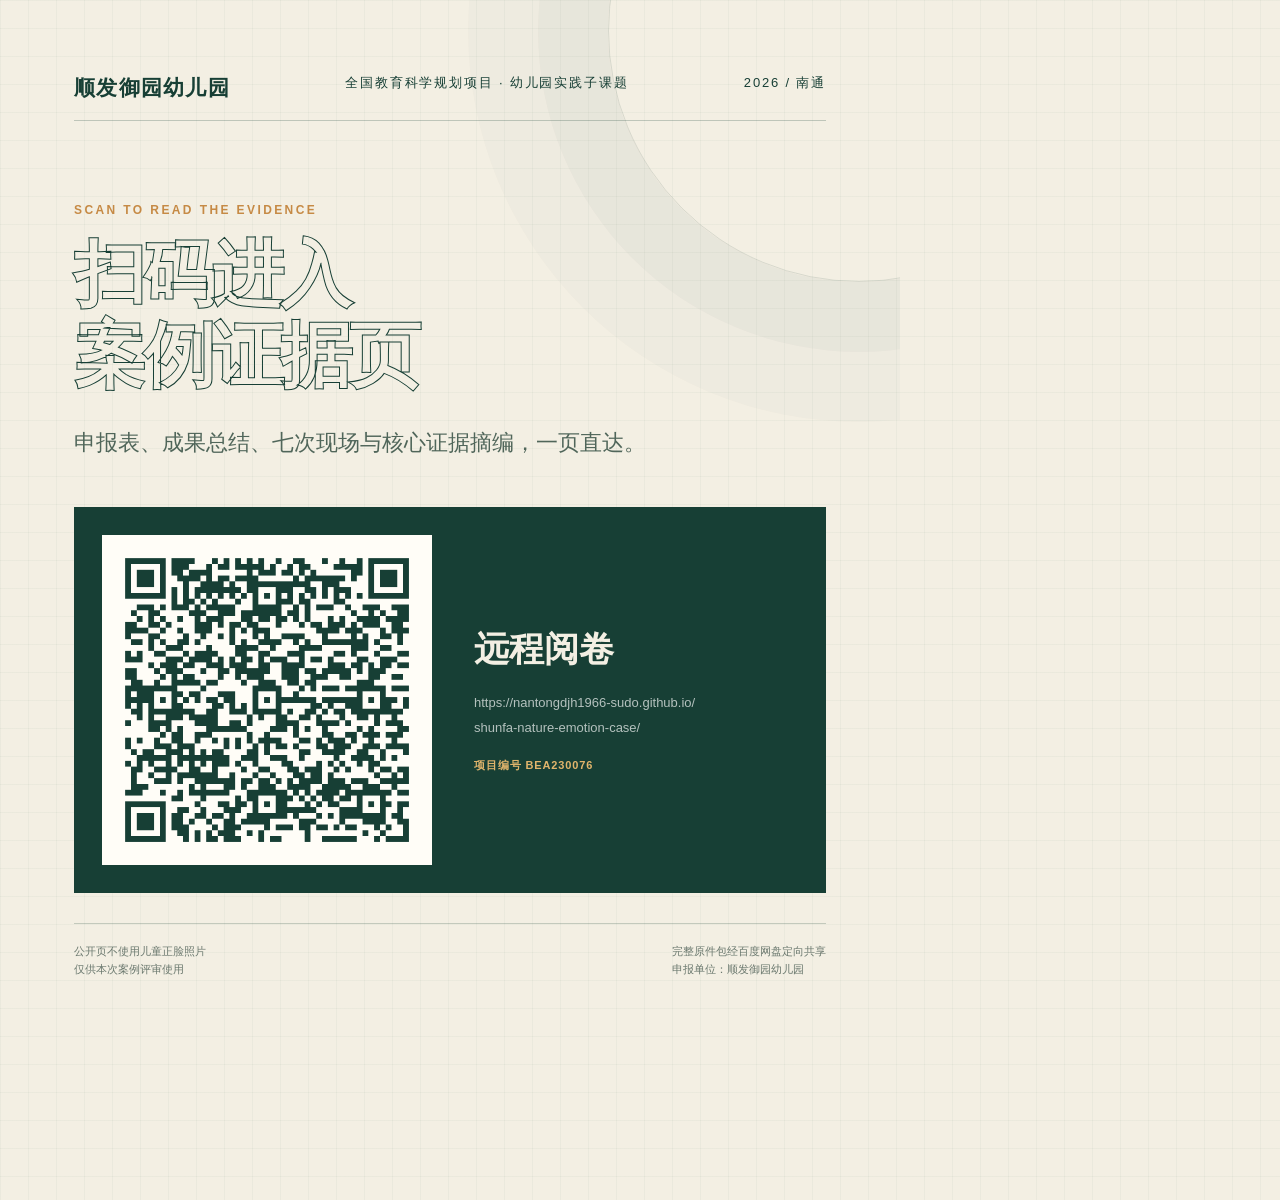
<file: qr-card.html>
<!doctype html>
<html lang="zh-CN">
<head>
  <meta charset="utf-8">
  <meta name="viewport" content="width=device-width, initial-scale=1">
  <title>案例证据网站二维码</title>
  <style>
    * { box-sizing: border-box; }
    html, body { margin: 0; width: 900px; height: 1200px; overflow: hidden; }
    body {
      color: #173f35; background: #f3efe3; font-family: "PingFang SC", sans-serif;
      background-image:
        linear-gradient(rgba(23,63,53,.035) 1px, transparent 1px),
        linear-gradient(90deg, rgba(23,63,53,.035) 1px, transparent 1px);
      background-size: 28px 28px;
    }
    .card { position: relative; width: 100%; height: 100%; padding: 74px; overflow: hidden; }
    .card::before {
      content: ""; position: absolute; width: 500px; height: 500px; border-radius: 50%;
      right: -210px; top: -220px; border: 1px solid rgba(23,63,53,.13);
      box-shadow: 0 0 0 70px rgba(23,63,53,.028), 0 0 0 140px rgba(23,63,53,.018);
    }
    .top { display: flex; justify-content: space-between; padding-bottom: 18px; border-bottom: 1px solid rgba(23,63,53,.24); font-size: 13px; letter-spacing: .14em; }
    .top b { font-family: "Songti SC", serif; font-size: 21px; letter-spacing: .06em; }
    .kicker { margin: 82px 0 18px; color: #c68a45; font-size: 12px; letter-spacing: .2em; font-weight: 700; }
    h1 { margin: 0; font-family: "Songti SC", serif; font-size: 72px; line-height: 1.12; letter-spacing: -.045em; }
    h1 span { display: block; color: transparent; -webkit-text-stroke: 1px #173f35; }
    .sub { max-width: 650px; margin: 28px 0 44px; color: #50665a; font-family: "Songti SC", serif; font-size: 22px; line-height: 1.75; }
    .qr-zone { display: grid; grid-template-columns: 330px 1fr; gap: 42px; align-items: center; padding: 28px; background: #173f35; color: #f3efe3; }
    .qr-zone img { width: 330px; height: 330px; background: #f3efe3; }
    .qr-zone h2 { margin: 0 0 18px; font-family: "Songti SC", serif; font-size: 35px; }
    .qr-zone p { margin: 0; color: rgba(255,255,255,.68); font-size: 13px; line-height: 1.9; word-break: break-all; }
    .qr-zone b { display: block; margin-top: 18px; color: #e1b56c; font-size: 11px; letter-spacing: .08em; }
    .footer { display: flex; justify-content: space-between; gap: 30px; margin-top: 30px; padding-top: 18px; border-top: 1px solid rgba(23,63,53,.22); color: #6a786e; font-size: 11px; line-height: 1.7; }
  </style>
</head>
<body>
  <main class="card">
    <div class="top">
      <b>顺发御园幼儿园</b>
      <span>全国教育科学规划项目 · 幼儿园实践子课题</span>
      <span>2026 / 南通</span>
    </div>
    <p class="kicker">SCAN TO READ THE EVIDENCE</p>
    <h1><span>扫码进入</span><span>案例证据页</span></h1>
    <p class="sub">申报表、成果总结、七次现场与核心证据摘编，一页直达。</p>
    <section class="qr-zone">
      <img src="assets/images/qr-site.png" alt="案例证据网站二维码">
      <div>
        <h2>远程阅卷</h2>
        <p>https://nantongdjh1966-sudo.github.io/<br>shunfa-nature-emotion-case/</p>
        <b>项目编号 BEA230076</b>
      </div>
    </section>
    <div class="footer">
      <span>公开页不使用儿童正脸照片<br>仅供本次案例评审使用</span>
      <span>完整原件包经百度网盘定向共享<br>申报单位：顺发御园幼儿园</span>
    </div>
  </main>
</body>
</html>
</file>
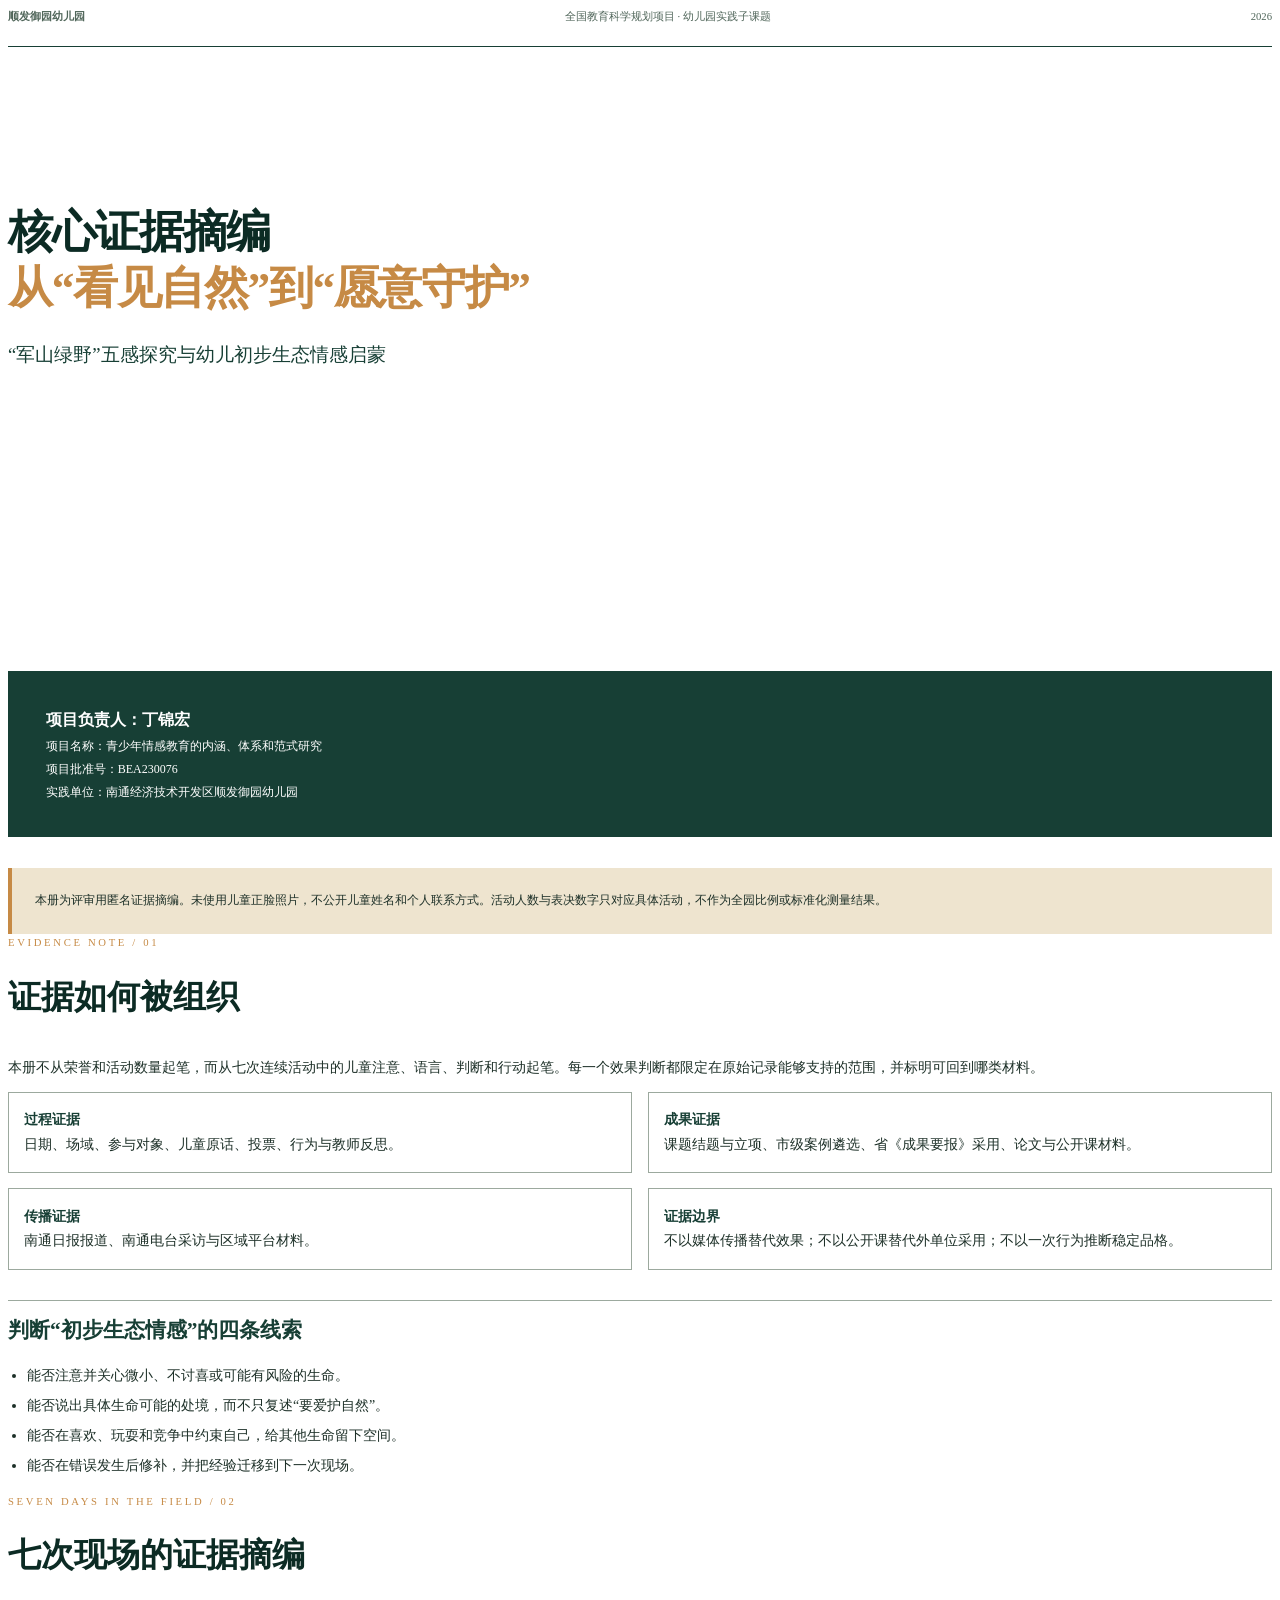
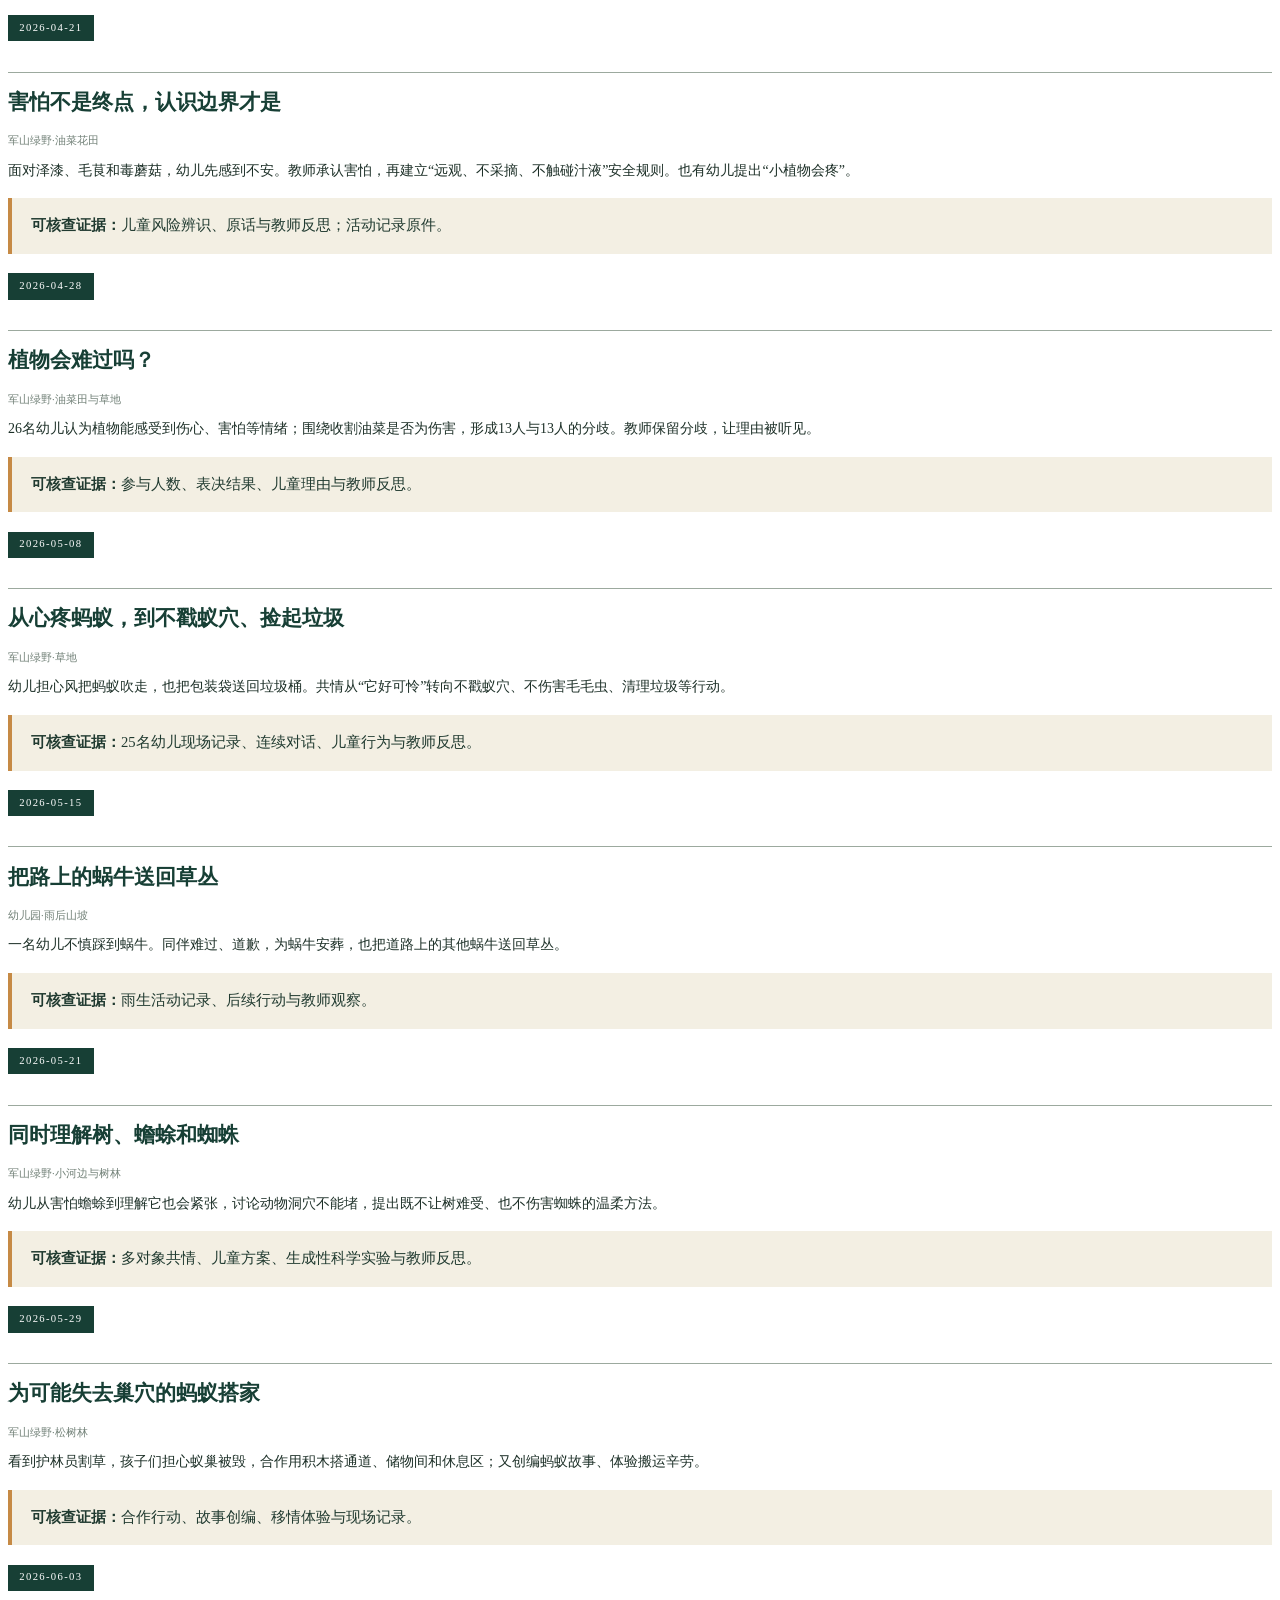
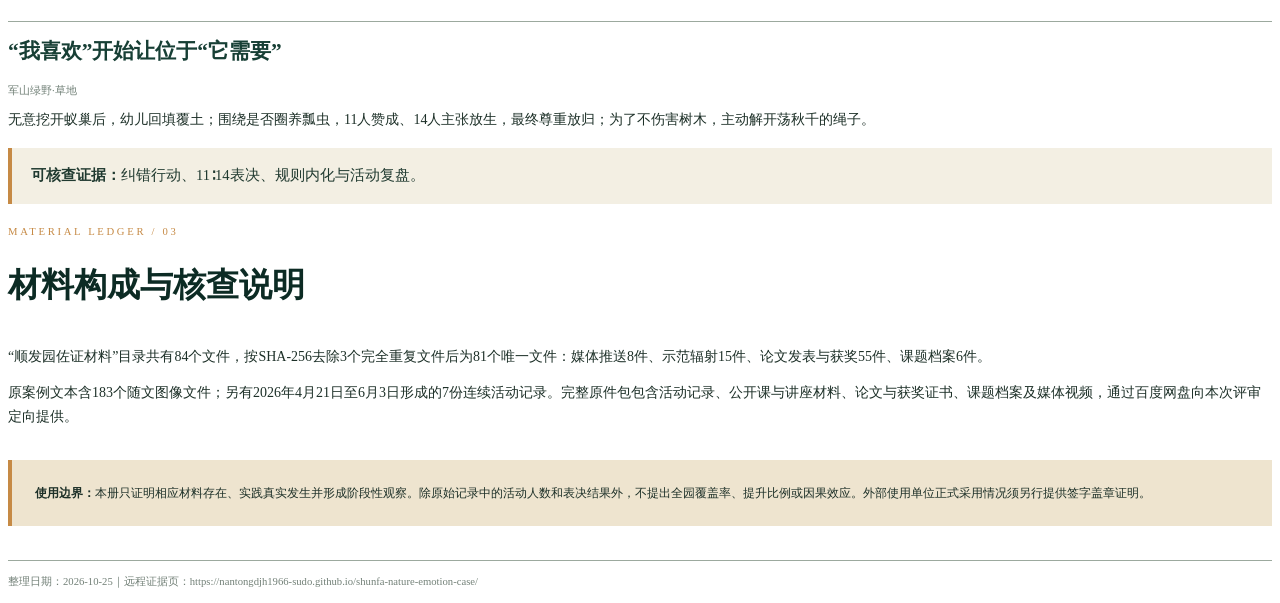
<file: assets/docs/核心证据摘编_匿名版.html>
<!doctype html><html lang="zh-CN"><head><meta charset="utf-8"><style>
@page {
  size: A4; margin: 22mm 20mm 20mm;
  @bottom-center { content: "核心证据摘编 · " counter(page); color: #738178; font-size: 8pt; font-family: "PingFang SC"; }
}
* { box-sizing: border-box; }
body { color: #1d3028; font-family: "Songti SC", "STSong", serif; font-size: 10.5pt; line-height: 1.75; }
.cover { height: 245mm; display: flex; flex-direction: column; justify-content: space-between; page-break-after: always; }
.cover-top { display: flex; justify-content: space-between; border-bottom: .5pt solid #173f35; padding-bottom: 5mm; font-family: "PingFang SC"; font-size: 8pt; color: #50665a; }
.cover h1 { margin: 42mm 0 0; font-size: 34pt; line-height: 1.22; color: #0c2b24; letter-spacing: -.03em; }
.cover .sub { margin-top: 6mm; color: #173f35; font-size: 14pt; }
.cover-meta { background: #173f35; color: #fff; padding: 9mm 10mm; font-size: 9pt; line-height: 1.9; }
.cover-meta strong { font-size: 12pt; }
.caution { margin-top: 8mm; padding: 6mm; background: #eee4cf; border-left: 3pt solid #c68a45; font-size: 9pt; }
.intro { page-break-after: always; }
.kicker { margin: 0 0 4mm; color: #c68a45; font-family: "PingFang SC"; font-size: 8pt; letter-spacing: 2pt; }
h1 { font-size: 25pt; color: #0c2b24; margin: 0 0 8mm; }
h2 { font-size: 16pt; color: #173f35; margin: 8mm 0 3mm; border-top: .5pt solid #9ca99e; padding-top: 3mm; }
h3 { font-size: 13pt; color: #173f35; margin: 6mm 0 2mm; }
p { margin: 0 0 3mm; }
.quote { margin: 4mm 0; padding: 4mm 5mm; border-left: 3pt solid #c68a45; background: #f3efe3; color: #203a30; font-size: 11pt; }
.event { page-break-inside: avoid; margin-bottom: 5mm; }
.date { display: inline-block; padding: 1mm 3mm; color: #fff; background: #173f35; font-family: "PingFang SC"; font-size: 8pt; letter-spacing: 1pt; }
.meta { margin: 2mm 0; color: #718077; font-family: "PingFang SC"; font-size: 8pt; }
ul { padding-left: 5mm; }
li { margin-bottom: 1.5mm; }
.grid { display: grid; grid-template-columns: 1fr 1fr; gap: 4mm; }
.box { padding: 4mm; border: .5pt solid #9ca99e; }
.box strong { color: #173f35; }
.footer-note { margin-top: 9mm; padding-top: 3mm; border-top: .5pt solid #9ca99e; color: #738178; font-size: 8pt; }
</style></head><body>
<section class="cover">
  <div>
    <div class="cover-top"><b>顺发御园幼儿园</b><span>全国教育科学规划项目 · 幼儿园实践子课题</span><span>2026</span></div>
    <h1>核心证据摘编<br><span style="color:#c68a45">从“看见自然”到“愿意守护”</span></h1>
    <p class="sub">“军山绿野”五感探究与幼儿初步生态情感启蒙</p>
  </div>
  <div>
    <div class="cover-meta"><strong>项目负责人：丁锦宏</strong><br>项目名称：青少年情感教育的内涵、体系和范式研究<br>项目批准号：BEA230076<br>实践单位：南通经济技术开发区顺发御园幼儿园</div>
    <div class="caution">本册为评审用匿名证据摘编。未使用儿童正脸照片，不公开儿童姓名和个人联系方式。活动人数与表决数字只对应具体活动，不作为全园比例或标准化测量结果。</div>
  </div>
</section>
<section class="intro">
  <p class="kicker">EVIDENCE NOTE / 01</p>
  <h1>证据如何被组织</h1>
  <p>本册不从荣誉和活动数量起笔，而从七次连续活动中的儿童注意、语言、判断和行动起笔。每一个效果判断都限定在原始记录能够支持的范围，并标明可回到哪类材料。</p>
  <div class="grid">
    <div class="box"><strong>过程证据</strong><br>日期、场域、参与对象、儿童原话、投票、行为与教师反思。</div>
    <div class="box"><strong>成果证据</strong><br>课题结题与立项、市级案例遴选、省《成果要报》采用、论文与公开课材料。</div>
    <div class="box"><strong>传播证据</strong><br>南通日报报道、南通电台采访与区域平台材料。</div>
    <div class="box"><strong>证据边界</strong><br>不以媒体传播替代效果；不以公开课替代外单位采用；不以一次行为推断稳定品格。</div>
  </div>
  <h2>判断“初步生态情感”的四条线索</h2>
  <ul>
    <li>能否注意并关心微小、不讨喜或可能有风险的生命。</li>
    <li>能否说出具体生命可能的处境，而不只复述“要爱护自然”。</li>
    <li>能否在喜欢、玩耍和竞争中约束自己，给其他生命留下空间。</li>
    <li>能否在错误发生后修补，并把经验迁移到下一次现场。</li>
  </ul>
</section>
<section>
  <p class="kicker">SEVEN DAYS IN THE FIELD / 02</p>
  <h1>七次现场的证据摘编</h1>
  <section class="event"><span class="date">2026-04-21</span><h2>害怕不是终点，认识边界才是</h2><p class="meta">军山绿野·油菜花田</p><p>面对泽漆、毛茛和毒蘑菇，幼儿先感到不安。教师承认害怕，再建立“远观、不采摘、不触碰汁液”安全规则。也有幼儿提出“小植物会疼”。</p><div class="quote"><strong>可核查证据：</strong>儿童风险辨识、原话与教师反思；活动记录原件。</div></section><section class="event"><span class="date">2026-04-28</span><h2>植物会难过吗？</h2><p class="meta">军山绿野·油菜田与草地</p><p>26名幼儿认为植物能感受到伤心、害怕等情绪；围绕收割油菜是否为伤害，形成13人与13人的分歧。教师保留分歧，让理由被听见。</p><div class="quote"><strong>可核查证据：</strong>参与人数、表决结果、儿童理由与教师反思。</div></section><section class="event"><span class="date">2026-05-08</span><h2>从心疼蚂蚁，到不戳蚁穴、捡起垃圾</h2><p class="meta">军山绿野·草地</p><p>幼儿担心风把蚂蚁吹走，也把包装袋送回垃圾桶。共情从“它好可怜”转向不戳蚁穴、不伤害毛毛虫、清理垃圾等行动。</p><div class="quote"><strong>可核查证据：</strong>25名幼儿现场记录、连续对话、儿童行为与教师反思。</div></section><section class="event"><span class="date">2026-05-15</span><h2>把路上的蜗牛送回草丛</h2><p class="meta">幼儿园·雨后山坡</p><p>一名幼儿不慎踩到蜗牛。同伴难过、道歉，为蜗牛安葬，也把道路上的其他蜗牛送回草丛。</p><div class="quote"><strong>可核查证据：</strong>雨生活动记录、后续行动与教师观察。</div></section><section class="event"><span class="date">2026-05-21</span><h2>同时理解树、蟾蜍和蜘蛛</h2><p class="meta">军山绿野·小河边与树林</p><p>幼儿从害怕蟾蜍到理解它也会紧张，讨论动物洞穴不能堵，提出既不让树难受、也不伤害蜘蛛的温柔方法。</p><div class="quote"><strong>可核查证据：</strong>多对象共情、儿童方案、生成性科学实验与教师反思。</div></section><section class="event"><span class="date">2026-05-29</span><h2>为可能失去巢穴的蚂蚁搭家</h2><p class="meta">军山绿野·松树林</p><p>看到护林员割草，孩子们担心蚁巢被毁，合作用积木搭通道、储物间和休息区；又创编蚂蚁故事、体验搬运辛劳。</p><div class="quote"><strong>可核查证据：</strong>合作行动、故事创编、移情体验与现场记录。</div></section><section class="event"><span class="date">2026-06-03</span><h2>“我喜欢”开始让位于“它需要”</h2><p class="meta">军山绿野·草地</p><p>无意挖开蚁巢后，幼儿回填覆土；围绕是否圈养瓢虫，11人赞成、14人主张放生，最终尊重放归；为了不伤害树木，主动解开荡秋千的绳子。</p><div class="quote"><strong>可核查证据：</strong>纠错行动、11∶14表决、规则内化与活动复盘。</div></section>
</section>
<section>
  <p class="kicker">MATERIAL LEDGER / 03</p>
  <h1>材料构成与核查说明</h1>
  <p>“顺发园佐证材料”目录共有84个文件，按SHA-256去除3个完全重复文件后为81个唯一文件：媒体推送8件、示范辐射15件、论文发表与获奖55件、课题档案6件。</p>
  <p>原案例文本含183个随文图像文件；另有2026年4月21日至6月3日形成的7份连续活动记录。完整原件包包含活动记录、公开课与讲座材料、论文与获奖证书、课题档案及媒体视频，通过百度网盘向本次评审定向提供。</p>
  <div class="caution"><strong>使用边界：</strong>本册只证明相应材料存在、实践真实发生并形成阶段性观察。除原始记录中的活动人数和表决结果外，不提出全园覆盖率、提升比例或因果效应。外部使用单位正式采用情况须另行提供签字盖章证明。</div>
  <p class="footer-note">整理日期：2026-10-25｜远程证据页：https://nantongdjh1966-sudo.github.io/shunfa-nature-emotion-case/</p>
</section>
</body></html>
</file>
<file: styles.css>
:root {
  --ink: #17251f;
  --forest: #173f35;
  --forest-deep: #0c2b24;
  --moss: #55705b;
  --leaf: #789476;
  --paper: #f3efe3;
  --paper-deep: #e8e0cd;
  --ochre: #c68a45;
  --ochre-light: #e2b66f;
  --white: #fffdf7;
  --line: rgba(23, 63, 53, .2);
  --shadow: 0 24px 70px rgba(29, 44, 35, .16);
  --serif: "Songti SC", "STSong", "Noto Serif CJK SC", "Source Han Serif SC", serif;
  --sans: "PingFang SC", "Hiragino Sans GB", "Microsoft YaHei", sans-serif;
}

* { box-sizing: border-box; }
html { scroll-behavior: smooth; }
body {
  margin: 0;
  color: var(--ink);
  background: var(--paper);
  font-family: var(--sans);
  line-height: 1.75;
  -webkit-font-smoothing: antialiased;
}
body::before {
  content: "";
  position: fixed;
  inset: 0;
  z-index: -2;
  background:
    linear-gradient(rgba(23, 63, 53, .025) 1px, transparent 1px),
    linear-gradient(90deg, rgba(23, 63, 53, .025) 1px, transparent 1px),
    radial-gradient(circle at 73% 8%, rgba(198, 138, 69, .13), transparent 28%),
    var(--paper);
  background-size: 32px 32px, 32px 32px, auto, auto;
}
.grain {
  position: fixed;
  inset: 0;
  z-index: 50;
  pointer-events: none;
  opacity: .06;
  background-image: url("data:image/svg+xml,%3Csvg viewBox='0 0 200 200' xmlns='http://www.w3.org/2000/svg'%3E%3Cfilter id='n'%3E%3CfeTurbulence type='fractalNoise' baseFrequency='.8' numOctaves='3' stitchTiles='stitch'/%3E%3C/filter%3E%3Crect width='100%25' height='100%25' filter='url(%23n)' opacity='.55'/%3E%3C/svg%3E");
}
img { display: block; width: 100%; }
a { color: inherit; }
button, a { -webkit-tap-highlight-color: transparent; }
button { font: inherit; }
.sr-only {
  position: absolute; width: 1px; height: 1px; padding: 0; margin: -1px;
  overflow: hidden; clip: rect(0, 0, 0, 0); white-space: nowrap; border: 0;
}
.skip-link {
  position: fixed; left: 16px; top: -100px; z-index: 1000;
  padding: 10px 16px; background: var(--white); color: var(--forest);
  box-shadow: var(--shadow);
}
.skip-link:focus { top: 16px; }
.site-header {
  position: fixed; top: 0; left: 0; right: 0; z-index: 40;
  display: flex; align-items: center; gap: 28px;
  padding: 16px clamp(20px, 4vw, 64px);
  color: var(--white);
  background: linear-gradient(to bottom, rgba(11, 43, 35, .78), rgba(11, 43, 35, 0));
  transition: background .25s ease, padding .25s ease;
}
.site-header.scrolled {
  padding-top: 10px; padding-bottom: 10px;
  background: rgba(12, 43, 36, .95);
  backdrop-filter: blur(14px);
  box-shadow: 0 1px 0 rgba(255,255,255,.1);
}
.brand {
  display: flex; align-items: center; gap: 10px;
  font-family: var(--serif); font-size: 18px; font-weight: 700;
  text-decoration: none; letter-spacing: .08em; white-space: nowrap;
}
.brand-mark { width: 28px; height: 28px; display: inline-grid; place-items: center; }
.brand-mark svg { fill: none; stroke: currentColor; stroke-width: 1.7; }
.site-nav { display: flex; align-items: center; gap: clamp(16px, 2.5vw, 34px); margin-left: auto; }
.site-nav a {
  position: relative; text-decoration: none; font-size: 13px; letter-spacing: .08em;
  color: rgba(255,255,255,.82);
}
.site-nav a::after {
  content: ""; position: absolute; left: 0; right: 100%; bottom: -6px;
  height: 1px; background: var(--ochre-light); transition: right .2s ease;
}
.site-nav a:hover::after, .site-nav a:focus-visible::after { right: 0; }
.review-tag {
  border: 1px solid rgba(255,255,255,.35); border-radius: 999px;
  padding: 4px 10px; font-size: 10px; letter-spacing: .14em; white-space: nowrap;
}
.nav-toggle { display: none; margin-left: auto; border: 0; background: transparent; color: white; padding: 8px; }
.nav-toggle span:not(.sr-only) { display: block; width: 24px; height: 1px; background: currentColor; margin: 5px 0; }

.hero {
  position: relative; min-height: 100vh; display: grid;
  grid-template-columns: minmax(0, 1.04fr) minmax(380px, .96fr);
  align-items: center; gap: clamp(32px, 5vw, 80px);
  padding: 118px clamp(24px, 5.5vw, 88px) 60px;
  color: var(--white); overflow: hidden;
  background:
    radial-gradient(circle at 16% 20%, rgba(120,148,118,.35), transparent 31%),
    radial-gradient(circle at 89% 76%, rgba(198,138,69,.16), transparent 28%),
    linear-gradient(135deg, #0d3028 0%, #173f35 54%, #1f4b3d 100%);
}
.hero::after {
  content: ""; position: absolute; width: 46vw; height: 46vw;
  border: 1px solid rgba(255,255,255,.1); border-radius: 50%;
  right: -15vw; top: -18vw; box-shadow: 0 0 0 80px rgba(255,255,255,.025), 0 0 0 160px rgba(255,255,255,.018);
}
.hero-copy { position: relative; z-index: 2; max-width: 740px; }
.eyebrow {
  margin: 0 0 24px; font-size: 11px; letter-spacing: .2em; text-transform: uppercase;
  font-weight: 600;
}
.eyebrow span { color: var(--ochre-light); margin-right: 12px; }
.hero h1 {
  margin: 0; font-family: var(--serif); font-size: clamp(57px, 7.7vw, 118px);
  line-height: .98; letter-spacing: -.055em; font-weight: 700;
}
.hero h1 > span { display: block; }
.hero-emphasis {
  color: transparent;
  -webkit-text-stroke: 1px rgba(255,253,247,.72);
  text-shadow: 0 12px 60px rgba(0,0,0,.15);
}
.hero-lede {
  max-width: 620px; margin: 34px 0 0; font-size: clamp(15px, 1.35vw, 18px);
  line-height: 1.9; color: rgba(255,255,255,.78);
}
.hero-actions { display: flex; gap: 14px; flex-wrap: wrap; margin-top: 34px; }
.button {
  display: inline-flex; align-items: center; justify-content: center;
  min-height: 46px; padding: 10px 22px; border-radius: 2px;
  text-decoration: none; font-size: 13px; letter-spacing: .08em;
  transition: transform .2s ease, background .2s ease, color .2s ease;
}
.button:hover { transform: translateY(-2px); }
.button-primary { color: var(--forest-deep); background: var(--paper); }
.button-quiet { color: var(--white); border: 1px solid rgba(255,255,255,.35); }
.button-quiet:hover { background: rgba(255,255,255,.09); }
.hero-meta {
  display: grid; grid-template-columns: repeat(3, 1fr); gap: 18px;
  margin: 48px 0 0; padding: 22px 0 0; border-top: 1px solid rgba(255,255,255,.15);
}
.hero-meta dt { margin-bottom: 6px; color: rgba(255,255,255,.48); font-size: 10px; letter-spacing: .12em; }
.hero-meta dd { margin: 0; font-family: var(--serif); font-size: 13px; line-height: 1.6; }
.hero-visual {
  position: relative; z-index: 2; min-height: min(72vh, 760px);
  align-self: stretch; display: grid; place-items: center;
}
.hero-photo { margin: 0; overflow: hidden; box-shadow: 0 30px 90px rgba(0,0,0,.3); }
.hero-photo img { height: 100%; object-fit: cover; transition: transform 1.2s cubic-bezier(.2,.8,.2,1); }
.hero-visual:hover .hero-photo-main img { transform: scale(1.035); }
.hero-photo-main { width: 76%; aspect-ratio: 3 / 4; border-radius: 48% 48% 3px 3px; }
.hero-photo-small {
  position: absolute; right: 1%; bottom: 4%; width: 38%; aspect-ratio: 4 / 5;
  border: 8px solid rgba(243,239,227,.9); border-radius: 2px;
}
.hero-photo figcaption {
  position: absolute; left: 0; right: 0; bottom: 0; padding: 42px 18px 14px;
  color: white; font-size: 10px; letter-spacing: .06em;
  background: linear-gradient(transparent, rgba(0,0,0,.65));
}
.hero-photo { position: relative; }
.specimen-note {
  position: absolute; left: -2%; top: 16%; width: min(240px, 48%);
  padding: 18px 20px; color: var(--ink); background: #e9d9b5;
  box-shadow: 0 15px 42px rgba(0,0,0,.22); transform: rotate(-2.5deg);
}
.specimen-note::before {
  content: ""; position: absolute; width: 44px; height: 14px;
  background: rgba(255,255,255,.48); top: -7px; left: 50%; transform: translateX(-50%) rotate(2deg);
}
.specimen-note span { font-size: 9px; letter-spacing: .16em; color: #6f5d3a; }
.specimen-note p { margin: 8px 0 9px; font-family: var(--serif); font-size: 16px; font-weight: 700; line-height: 1.55; }
.specimen-note small { font-size: 8px; color: #6f624e; }
.hero-seal {
  position: absolute; right: -1%; top: 7%; display: grid; place-items: center;
  width: 84px; aspect-ratio: 1; border: 1px solid rgba(255,255,255,.45);
  border-radius: 50%; font-family: var(--serif); font-size: 12px;
  line-height: 1.45; text-align: center; transform: rotate(8deg);
}

.fact-strip {
  display: grid; grid-template-columns: repeat(4, 1fr);
  background: var(--paper-deep); border-top: 1px solid rgba(23,63,53,.14);
  border-bottom: 1px solid rgba(23,63,53,.14);
}
.fact-strip div {
  min-height: 130px; display: flex; align-items: baseline; justify-content: center; gap: 12px;
  padding: 22px; border-right: 1px solid rgba(23,63,53,.14);
}
.fact-strip div:last-child { border-right: 0; }
.fact-strip strong { font-family: var(--serif); font-size: clamp(28px, 4vw, 51px); color: var(--forest); }
.fact-strip span { max-width: 100px; font-size: 11px; line-height: 1.55; color: var(--moss); }

.section { position: relative; padding: clamp(84px, 10vw, 150px) clamp(24px, 6vw, 92px); }
.section-paper { background: var(--paper); }
.section-deep { color: var(--white); background: var(--forest-deep); overflow: hidden; }
.section-deep::before {
  content: ""; position: absolute; width: 520px; height: 520px; border-radius: 50%;
  right: -220px; top: 120px; border: 1px solid rgba(255,255,255,.07);
  box-shadow: 0 0 0 70px rgba(255,255,255,.025), 0 0 0 140px rgba(255,255,255,.018);
}
.section-ochre { background: #d5b078; }
.section-green { color: var(--white); background: var(--forest); }
.section-index {
  position: absolute; top: 28px; right: clamp(24px, 6vw, 92px);
  font-family: var(--serif); font-size: clamp(72px, 12vw, 160px); line-height: 1;
  color: rgba(23,63,53,.07); pointer-events: none;
}
.section-deep .section-index, .section-green .section-index { color: rgba(255,255,255,.06); }
.section-title { position: relative; max-width: 1120px; margin: 0 auto 64px; }
.section-title h2 {
  margin: 0; font-family: var(--serif); font-weight: 700;
  font-size: clamp(38px, 5vw, 72px); line-height: 1.13; letter-spacing: -.04em;
}
.section-title.light .eyebrow { color: rgba(255,255,255,.58); }
.section-intro { max-width: 690px; margin: 24px 0 0; color: var(--moss); font-size: 15px; }
.section-title.light .section-intro { color: rgba(255,255,255,.62); }

.about-grid {
  max-width: 1120px; margin: 0 auto; display: grid;
  grid-template-columns: minmax(0, 1.3fr) minmax(300px, .7fr);
  gap: clamp(42px, 8vw, 110px); align-items: start;
}
.prose { font-family: var(--serif); font-size: clamp(16px, 1.5vw, 19px); line-height: 2; }
.prose p { margin: 0 0 22px; }
.prose .lead { font-size: clamp(21px, 2.4vw, 30px); line-height: 1.65; color: var(--forest); }
.prose blockquote {
  margin: 40px 0 0; padding: 28px 0 28px 34px; border-left: 3px solid var(--ochre);
  color: var(--forest); font-size: clamp(18px, 1.8vw, 23px); line-height: 1.8;
}
.prose blockquote p { margin: 0; }
.project-card {
  position: sticky; top: 104px; padding: 34px; background: var(--white);
  border: 1px solid var(--line); box-shadow: var(--shadow);
}
.project-card::before {
  content: ""; position: absolute; top: 0; left: 0; width: 100%; height: 7px;
  background: repeating-linear-gradient(90deg, var(--forest) 0 24px, var(--ochre) 24px 48px);
}
.card-kicker { margin: 0 0 24px; font-size: 9px; letter-spacing: .18em; color: var(--ochre); font-weight: 700; }
.project-card dl { margin: 0; }
.project-card dl div { padding: 15px 0; border-top: 1px solid var(--line); }
.project-card dt { font-size: 10px; color: var(--moss); letter-spacing: .09em; }
.project-card dd { margin: 5px 0 0; font-family: var(--serif); font-size: 15px; line-height: 1.7; }
.card-note { margin: 24px 0 0; padding-top: 18px; border-top: 1px solid var(--line); color: #756a57; font-size: 10px; line-height: 1.7; }

.mechanism-track {
  position: relative; z-index: 1; max-width: 1180px; margin: 0 auto;
  padding: 0; list-style: none; display: grid;
  grid-template-columns: repeat(5, 1fr); gap: 18px;
}
.mechanism-track::before {
  content: ""; position: absolute; left: 7%; right: 7%; top: 78px;
  height: 1px; background: linear-gradient(90deg, transparent, rgba(255,255,255,.25), transparent);
}
.mechanism-step {
  position: relative; padding: 22px 18px 30px; border: 1px solid rgba(255,255,255,.14);
  background: rgba(255,255,255,.035); min-height: 390px;
}
.step-number { font-family: var(--serif); color: var(--ochre-light); font-size: 12px; }
.step-symbol { width: 70px; height: 70px; margin: 32px auto 25px; }
.step-symbol svg { width: 100%; height: 100%; fill: none; stroke: rgba(255,255,255,.74); stroke-width: 1.1; }
.mechanism-step h3 { margin: 0 0 14px; font-family: var(--serif); font-size: 23px; text-align: center; }
.mechanism-step p { margin: 0; color: rgba(255,255,255,.64); font-size: 13px; line-height: 1.8; }
.mechanism-step small {
  position: absolute; left: 18px; right: 18px; bottom: 20px;
  color: rgba(255,255,255,.34); font-size: 9px; letter-spacing: .08em;
}
.mechanism-loop {
  max-width: 1180px; margin: 38px auto 0; text-align: right;
  color: rgba(255,255,255,.55); font-family: var(--serif); font-size: 14px;
}
.mechanism-loop span { color: var(--ochre-light); font-size: 22px; margin-right: 8px; }

.timeline { position: relative; max-width: 980px; margin: 0 auto; }
.timeline::before {
  content: ""; position: absolute; top: 0; bottom: 0; left: 88px; width: 1px;
  background: rgba(23,63,53,.22);
}
.timeline-item {
  position: relative; display: grid; grid-template-columns: 66px 44px 1fr;
  margin-bottom: 34px;
}
.timeline-date {
  padding-top: 16px; text-align: right; font-family: var(--serif); color: var(--forest);
}
.timeline-date span { font-size: 17px; }
.timeline-date small { display: block; font-size: 27px; line-height: 1; }
.timeline-marker {
  position: relative; z-index: 2; width: 13px; height: 13px; margin: 25px auto 0;
  border: 3px solid var(--paper); border-radius: 50%; background: var(--forest);
  box-shadow: 0 0 0 1px var(--forest);
}
.timeline-card {
  position: relative; padding: 25px 30px 28px; background: rgba(255,253,247,.65);
  border: 1px solid rgba(23,63,53,.16); transition: transform .25s ease, box-shadow .25s ease;
}
.timeline-card:hover { transform: translateX(7px); box-shadow: 0 18px 40px rgba(23,63,53,.09); }
.timeline-card-final { background: var(--forest); color: var(--white); }
.timeline-place { margin: 0 0 7px; color: var(--ochre); font-size: 9px; letter-spacing: .13em; }
.timeline-card h3 { margin: 0 0 12px; font-family: var(--serif); font-size: clamp(21px, 2.4vw, 29px); }
.timeline-card p:not(.timeline-place) { margin: 0; color: #536159; font-size: 13px; line-height: 1.9; }
.timeline-card-final p:not(.timeline-place) { color: rgba(255,255,255,.7); }
.timeline-card .evidence-line {
  margin-top: 17px !important; padding-top: 13px; border-top: 1px solid rgba(23,63,53,.12);
  color: #7c6a54 !important; font-size: 10px !important;
}
.timeline-card-final .evidence-line { border-color: rgba(255,255,255,.15); color: rgba(255,255,255,.46) !important; }
.evidence-line b { color: var(--forest); margin-right: 8px; }
.timeline-card-final .evidence-line b { color: var(--ochre-light); }

.outcome-grid {
  max-width: 1180px; margin: 0 auto; display: grid;
  grid-template-columns: repeat(5, 1fr); border-top: 1px solid rgba(23,63,53,.22);
}
.outcome-card {
  padding: 26px 22px 34px; border-right: 1px solid rgba(23,63,53,.22);
}
.outcome-card:last-child { border-right: 0; }
.outcome-card span { font-size: 9px; letter-spacing: .13em; color: rgba(23,63,53,.56); }
.outcome-card h3 { margin: 50px 0 18px; font-family: var(--serif); font-size: 25px; line-height: 1.3; }
.outcome-card p { margin: 0; font-size: 12px; line-height: 1.9; color: #526157; }
.evidence-caution {
  max-width: 1180px; margin: 50px auto 0; display: grid; grid-template-columns: 130px 1fr;
  gap: 26px; padding-top: 24px; border-top: 1px solid rgba(23,63,53,.25);
}
.evidence-caution strong { font-family: var(--serif); font-size: 17px; }
.evidence-caution p { margin: 0; font-size: 12px; line-height: 1.9; color: rgba(23,63,53,.7); }

.evidence-dashboard {
  max-width: 1180px; margin: 0 auto; display: grid;
  grid-template-columns: repeat(3, 1fr); gap: 16px;
}
.evidence-block {
  min-height: 300px; padding: 26px; display: flex; flex-direction: column;
  background: rgba(255,253,247,.74); border: 1px solid rgba(23,63,53,.15);
}
.block-head { display: grid; grid-template-columns: 32px 1fr auto; align-items: baseline; gap: 9px; }
.block-head span { font-family: var(--serif); color: var(--ochre); font-size: 12px; }
.block-head h3 { margin: 0; font-family: var(--serif); font-size: 24px; }
.block-head b { color: var(--moss); font-size: 11px; }
.evidence-block > p { margin: 30px 0; color: #5b665e; font-size: 12px; line-height: 1.9; }
.text-link {
  margin-top: auto; align-self: flex-start; padding: 0 0 5px; cursor: pointer;
  color: var(--forest); background: transparent; border: 0; border-bottom: 1px solid var(--forest);
  font-size: 11px; letter-spacing: .08em;
}
.text-link span { margin-left: 7px; }
.evidence-block-dark { background: var(--forest); color: white; }
.evidence-block-dark .block-head span { color: var(--ochre-light); }
.evidence-block-dark .block-head b { color: rgba(255,255,255,.55); }
.evidence-block-dark > p { color: rgba(255,255,255,.62); }
.evidence-block-dark .text-link { color: var(--white); border-color: rgba(255,255,255,.5); }
.evidence-drawer {
  position: relative; max-width: 1180px; margin: 26px auto 0; padding: 32px;
  background: #e9dfca; border-left: 5px solid var(--ochre);
}
.evidence-drawer[hidden] { display: none; }
.evidence-drawer h3 { margin: 0 0 13px; font-family: var(--serif); font-size: 28px; }
.evidence-drawer p { margin: 0; max-width: 900px; font-size: 13px; line-height: 1.9; }
.drawer-close {
  position: absolute; top: 14px; right: 16px; border: 0; background: transparent;
  font-size: 28px; line-height: 1; cursor: pointer;
}
.recognition-row {
  max-width: 1180px; margin: 72px auto 0; display: grid; grid-template-columns: repeat(3,1fr);
  border-top: 1px solid rgba(23,63,53,.2); border-bottom: 1px solid rgba(23,63,53,.2);
}
.recognition-row article { padding: 32px; border-right: 1px solid rgba(23,63,53,.2); }
.recognition-row article:last-child { border-right: 0; }
.recognition-row p { margin: 0 0 24px; color: var(--ochre); font-size: 10px; letter-spacing: .1em; }
.recognition-row h3 { margin: 0 0 14px; font-family: var(--serif); font-size: 26px; line-height: 1.35; }
.recognition-row span { color: var(--moss); font-size: 10px; }

.document-grid {
  max-width: 1180px; margin: 0 auto; display: grid; grid-template-columns: repeat(2,1fr); gap: 16px;
}
.document-card {
  min-height: 260px; padding: 28px; display: flex; flex-direction: column;
  text-decoration: none; border: 1px solid rgba(255,255,255,.2);
  background: rgba(255,255,255,.055); transition: background .2s ease, transform .2s ease;
}
.document-card:hover { transform: translateY(-4px); background: rgba(255,255,255,.095); }
.document-card span { color: var(--ochre-light); font-size: 9px; letter-spacing: .12em; }
.document-card h3 { margin: 25px 0 11px; font-family: var(--serif); font-size: 26px; }
.document-card p { margin: 0; color: rgba(255,255,255,.6); font-size: 12px; line-height: 1.8; }
.document-card b { margin-top: auto; padding-top: 28px; color: white; font-size: 11px; }
.netdisk-note {
  max-width: 1180px; margin: 50px auto 0; padding: 32px 36px;
  display: grid; grid-template-columns: 1fr 1.4fr; gap: 40px;
  border-top: 1px solid rgba(255,255,255,.2); border-bottom: 1px solid rgba(255,255,255,.2);
}
.netdisk-note .card-kicker { margin-bottom: 10px; color: var(--ochre-light); }
.netdisk-note h3 { margin: 0; font-family: var(--serif); font-size: 26px; }
.netdisk-note > p { margin: 0; align-self: center; color: rgba(255,255,255,.6); font-size: 12px; line-height: 1.9; }

.closing {
  padding: clamp(90px, 13vw, 190px) 24px; text-align: center;
  background:
    radial-gradient(circle at 50% 45%, rgba(120,148,118,.18), transparent 34%),
    var(--paper);
}
.closing-kicker { margin: 0 0 42px; color: var(--moss); font-size: 9px; letter-spacing: .22em; }
.closing-quote { margin: 0; font-family: var(--serif); font-size: clamp(35px, 5.5vw, 76px); line-height: 1.3; letter-spacing: -.04em; }
.closing-source { margin: 24px 0 40px; color: var(--moss); font-size: 11px; }
.button-outline { color: var(--forest); border: 1px solid rgba(23,63,53,.34); }
.site-footer {
  display: flex; justify-content: space-between; gap: 40px;
  padding: 34px clamp(24px, 6vw, 92px); color: rgba(255,255,255,.6);
  background: var(--forest-deep); font-size: 10px;
}
.site-footer strong { color: white; font-family: var(--serif); font-size: 14px; letter-spacing: .04em; }
.site-footer p { margin: 7px 0 0; }
.footer-note { text-align: right; }

.reveal { opacity: 0; transform: translateY(26px); transition: opacity .7s ease, transform .7s ease; }
.reveal.visible { opacity: 1; transform: translateY(0); }

@media (max-width: 1080px) {
  .mechanism-track { grid-template-columns: repeat(3,1fr); }
  .mechanism-track::before { display: none; }
  .outcome-grid { grid-template-columns: repeat(3,1fr); }
  .outcome-card:nth-child(3) { border-right: 0; }
  .outcome-card:nth-child(n+4) { border-top: 1px solid rgba(23,63,53,.22); }
  .evidence-dashboard { grid-template-columns: repeat(2,1fr); }
}

@media (max-width: 820px) {
  .site-header { gap: 14px; }
  .site-nav {
    position: fixed; top: 0; right: -100%; bottom: 0; width: min(330px, 84vw);
    display: flex; flex-direction: column; align-items: flex-start; gap: 0;
    padding: 90px 32px; background: var(--forest-deep); transition: right .3s ease;
  }
  .site-nav.open { right: 0; }
  .site-nav a { width: 100%; padding: 17px 0; border-bottom: 1px solid rgba(255,255,255,.1); font-size: 15px; }
  .nav-toggle { display: block; z-index: 2; }
  .review-tag { display: none; }
  .hero { grid-template-columns: 1fr; padding-top: 106px; min-height: auto; }
  .hero h1 { font-size: clamp(54px, 16vw, 96px); }
  .hero-visual { min-height: 580px; max-width: 560px; width: 100%; justify-self: center; }
  .hero-meta { grid-template-columns: 1fr 1fr; }
  .fact-strip { grid-template-columns: 1fr 1fr; }
  .fact-strip div:nth-child(2) { border-right: 0; }
  .fact-strip div:nth-child(n+3) { border-top: 1px solid rgba(23,63,53,.14); }
  .about-grid { grid-template-columns: 1fr; }
  .project-card { position: static; }
  .mechanism-track { grid-template-columns: repeat(2,1fr); }
  .timeline::before { left: 60px; }
  .timeline-item { grid-template-columns: 42px 36px 1fr; }
  .timeline-date span { font-size: 13px; }
  .timeline-date small { font-size: 21px; }
  .outcome-grid { grid-template-columns: repeat(2,1fr); }
  .outcome-card:nth-child(3) { border-right: 1px solid rgba(23,63,53,.22); }
  .outcome-card:nth-child(2n) { border-right: 0; }
  .outcome-card:nth-child(n+3) { border-top: 1px solid rgba(23,63,53,.22); }
  .recognition-row { grid-template-columns: 1fr; }
  .recognition-row article { border-right: 0; border-bottom: 1px solid rgba(23,63,53,.2); }
  .recognition-row article:last-child { border-bottom: 0; }
  .document-grid { grid-template-columns: 1fr; }
  .netdisk-note { grid-template-columns: 1fr; gap: 20px; }
  .site-footer { flex-direction: column; }
  .footer-note { text-align: left; }
}

@media (max-width: 560px) {
  .site-header { padding-inline: 18px; }
  .brand { font-size: 15px; }
  .hero { padding-inline: 20px; }
  .hero h1 { font-size: clamp(46px, 13.2vw, 58px); }
  .hero-lede { font-size: 15px; }
  .hero-meta { grid-template-columns: 1fr; }
  .hero-visual { min-height: 470px; }
  .hero-photo-main { width: 85%; }
  .hero-photo-small { width: 45%; right: 0; }
  .specimen-note { left: 0; top: 8%; width: 57%; padding: 14px; }
  .specimen-note p { font-size: 13px; }
  .hero-seal { width: 68px; font-size: 10px; top: 1%; }
  .fact-strip div { min-height: 105px; padding: 16px 10px; display: block; }
  .fact-strip strong { display: block; margin-bottom: 4px; }
  .fact-strip span { display: block; }
  .section { padding-inline: 20px; }
  .section-title { margin-bottom: 42px; }
  .section-index { top: 16px; right: 20px; }
  .prose { font-size: 16px; }
  .mechanism-track { grid-template-columns: 1fr; }
  .mechanism-step { min-height: auto; }
  .mechanism-step small { position: static; display: block; margin-top: 18px; }
  .timeline::before { left: 42px; }
  .timeline-item { grid-template-columns: 27px 30px 1fr; gap: 0; }
  .timeline-date { padding-top: 13px; }
  .timeline-date span { display: block; font-size: 10px; }
  .timeline-date small { font-size: 17px; }
  .timeline-marker { margin-top: 22px; width: 10px; height: 10px; }
  .timeline-card { padding: 19px 18px 22px; }
  .timeline-card h3 { font-size: 21px; }
  .outcome-grid, .evidence-dashboard { grid-template-columns: 1fr; }
  .outcome-card, .outcome-card:nth-child(3) { border-right: 0; border-top: 1px solid rgba(23,63,53,.22); }
  .outcome-card:first-child { border-top: 0; }
  .outcome-card h3 { margin-top: 28px; }
  .evidence-caution { grid-template-columns: 1fr; gap: 10px; }
  .evidence-block { min-height: 260px; }
  .evidence-drawer { padding: 26px 20px; }
  .closing-quote { font-size: 34px; }
}

@media (prefers-reduced-motion: reduce) {
  html { scroll-behavior: auto; }
  *, *::before, *::after { transition-duration: .01ms !important; animation-duration: .01ms !important; }
  .reveal { opacity: 1; transform: none; }
}

@media print {
  .site-header, .hero-actions, .nav-toggle, .button, .evidence-drawer { display: none !important; }
  body { background: white; }
  .hero { min-height: auto; padding-top: 50px; }
  .reveal { opacity: 1; transform: none; }
  .section { break-inside: avoid; }
}
</file>
